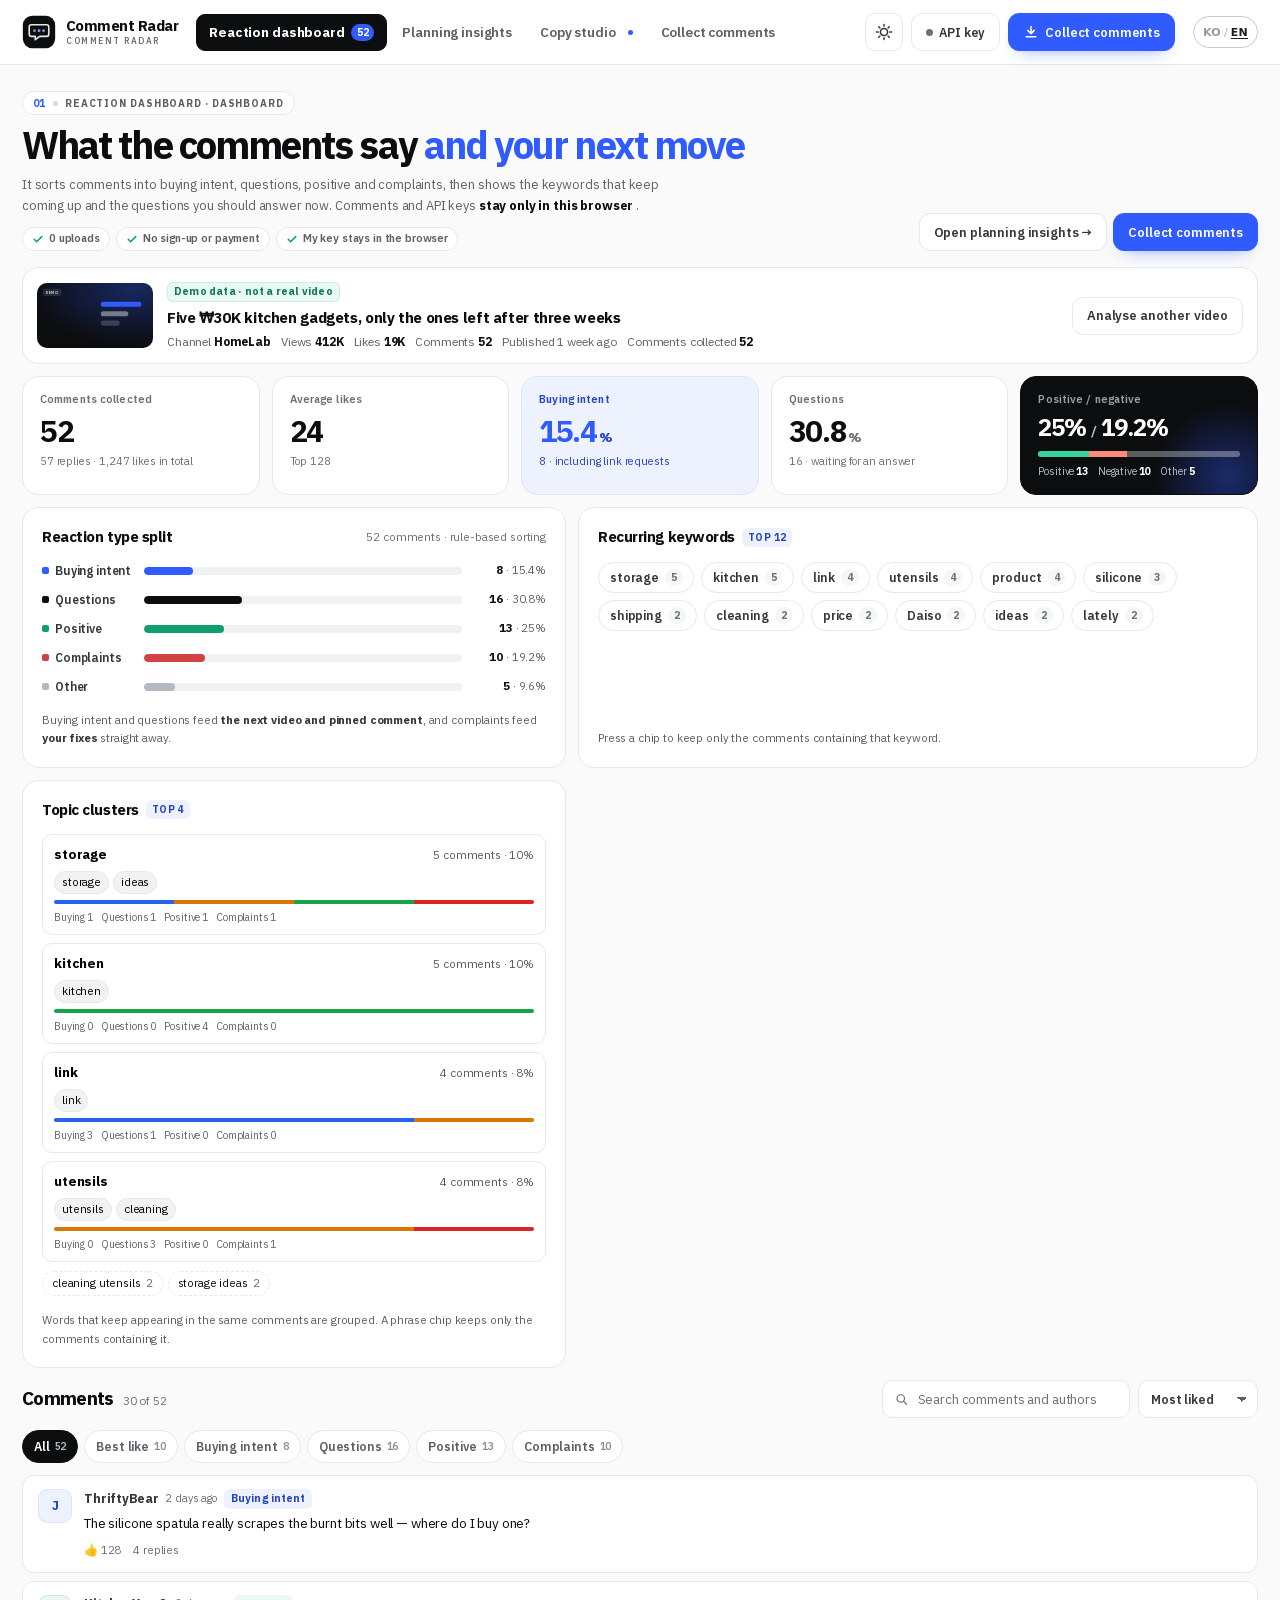
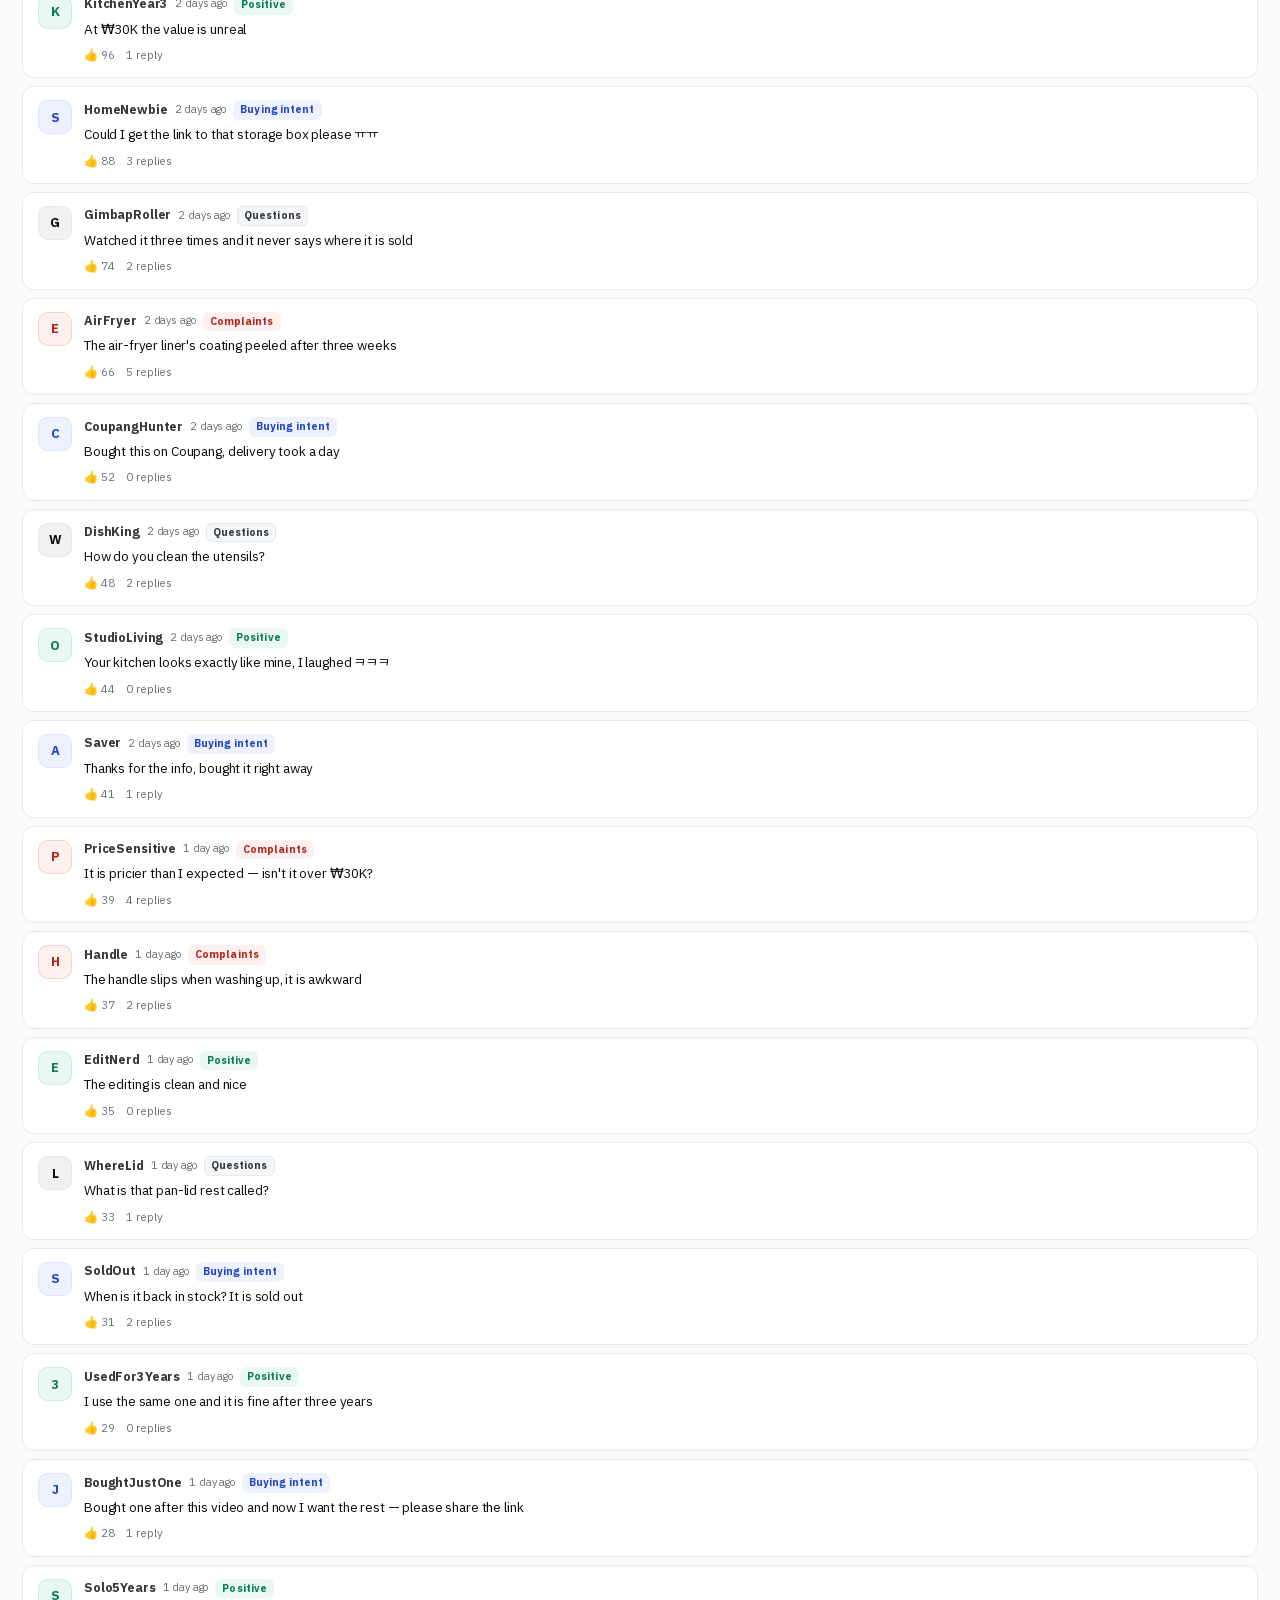
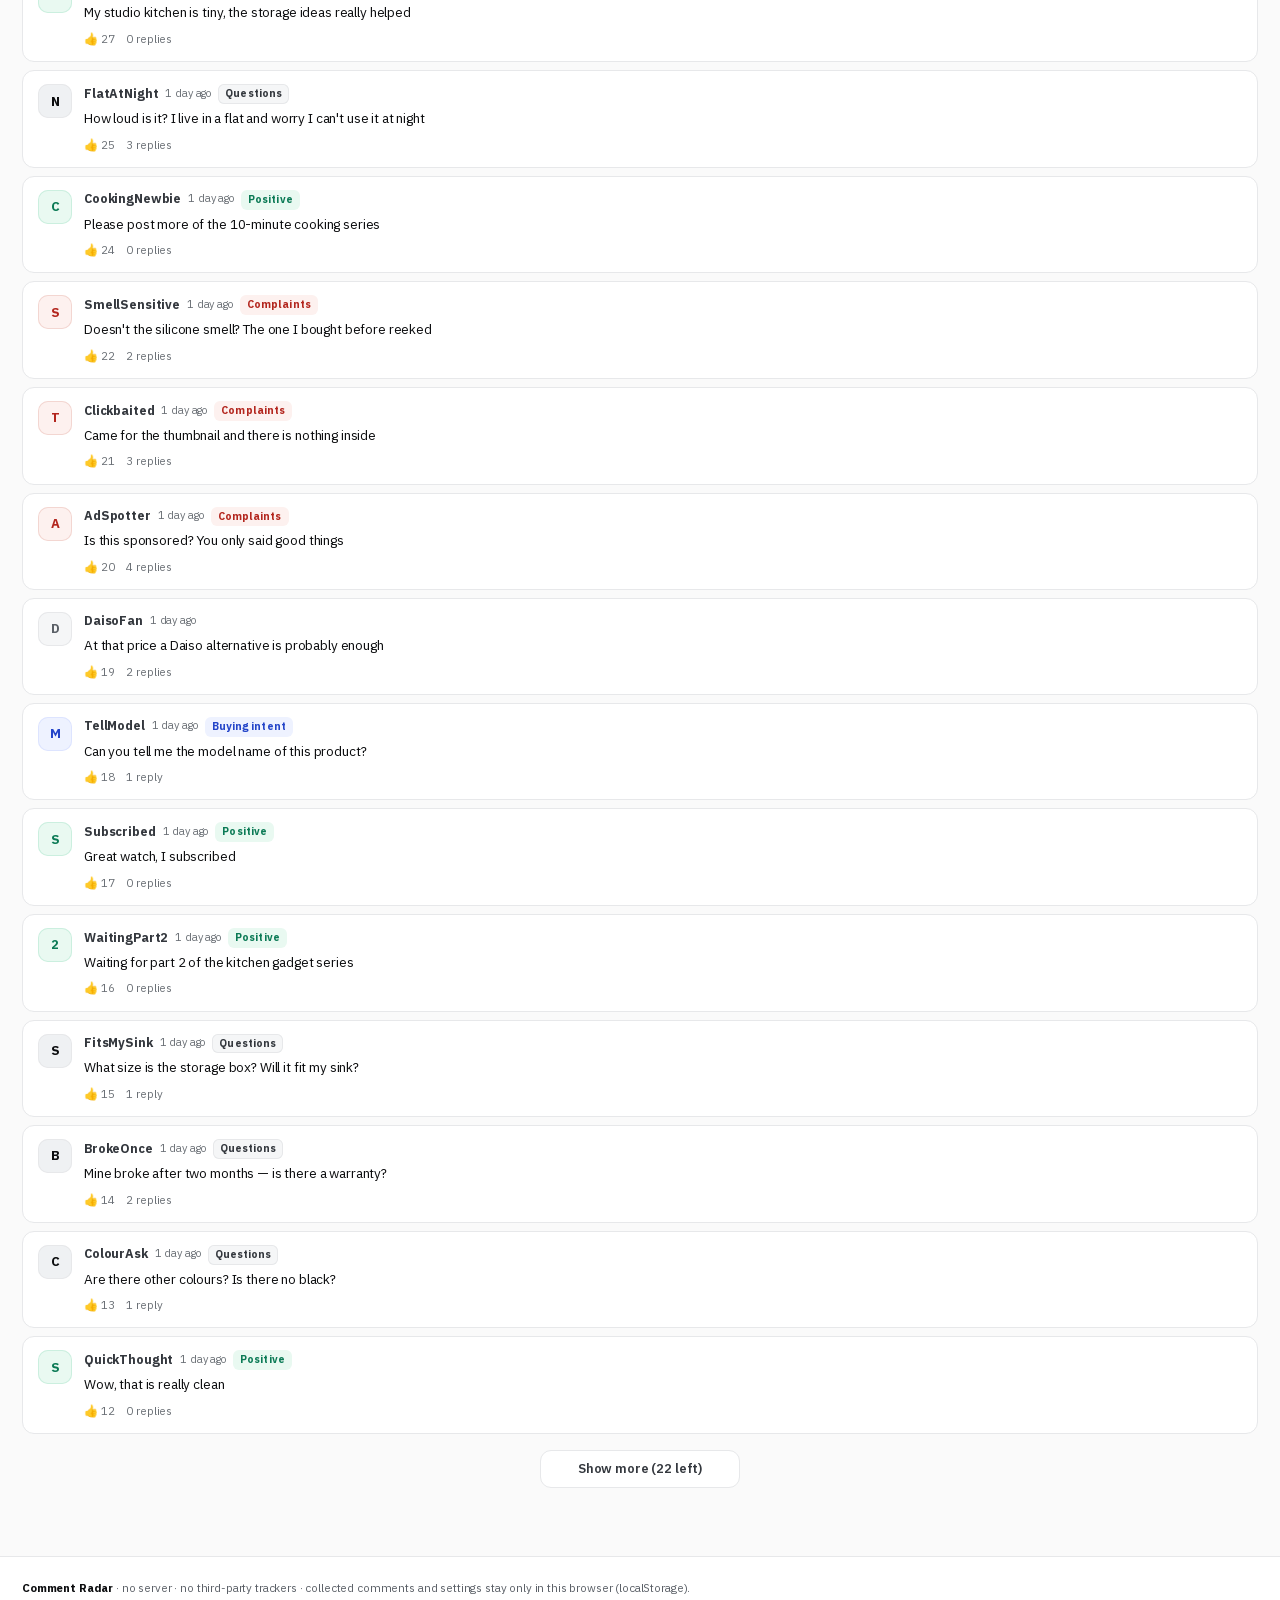
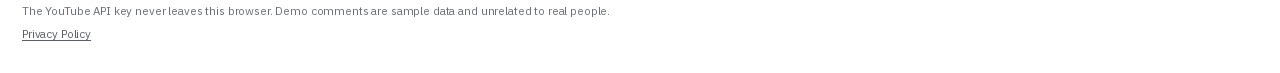
<file: index.html>
<!DOCTYPE html>
<html lang="ko" data-theme="light">
<head>
<meta charset="utf-8" />
<meta name="viewport" content="width=device-width, initial-scale=1, viewport-fit=cover" />
<title>댓글 레이더 — 유튜브 댓글 &amp; 고객반응 1초 분석기</title>
<meta name="description" content="유튜브 영상·쇼츠 댓글을 모아 구매의향·질문·긍정·불만으로 자동 분류하고, 자주 나온 키워드·FAQ·다음 콘텐츠 소재·AI 분석 프롬프트까지 한 화면에서 뽑습니다. 서버 없이 브라우저에만 저장됩니다." />
<meta name="theme-color" content="#FAFAFA" />
<meta name="color-scheme" content="light dark" />
<link rel="icon" href="favicon.svg" type="image/svg+xml" />
<link rel="stylesheet" href="styles.css" />
</head>
<body>
<a class="skip-link" href="#main">본문으로 바로가기</a>

<header class="topbar">
  <div class="topbar-inner">
    <a class="brand" href="#" data-action="go-dashboard" aria-label="댓글 레이더 홈">
      <span class="brand-mark" aria-hidden="true">
        <svg viewBox="0 0 40 40" width="34" height="34">
          <rect x="1" y="1" width="38" height="38" rx="11" fill="#0C0D0F" />
          <path d="M11 11.5h18a2.5 2.5 0 0 1 2.5 2.5v8.6a2.5 2.5 0 0 1-2.5 2.5h-8.1L15.6 29v-3.9h-4.6A2.5 2.5 0 0 1 8.5 22.6v-8.6A2.5 2.5 0 0 1 11 11.5z" fill="none" stroke="#fff" stroke-opacity=".9" stroke-width="1.9" stroke-linejoin="round" />
          <circle cx="14.6" cy="18.6" r="1.7" fill="#fff" fill-opacity=".55" />
          <circle cx="20" cy="18.6" r="1.7" fill="#7D97FF" />
          <circle cx="25.4" cy="18.6" r="1.7" fill="#fff" fill-opacity=".55" />
        </svg>
      </span>
      <span class="brand-text">
        <strong>댓글 레이더</strong>
        <small>COMMENT RADAR</small>
      </span>
    </a>

    <nav class="tabs" role="tablist" aria-label="주요 화면">
      <button class="tab is-active" role="tab" aria-selected="true" data-tab="dashboard" id="tabDashboard">
        반응 대시보드<span class="tab-count" id="tabCommentCount" hidden></span>
      </button>
      <button class="tab" role="tab" aria-selected="false" data-tab="insights" id="tabInsights">기획 인사이트</button>
      <button class="tab" role="tab" aria-selected="false" data-tab="studio" id="tabStudio">카피 스튜디오<span class="tab-dot" aria-hidden="true"></span></button>
      <button class="tab" role="tab" aria-selected="false" data-tab="collect" id="tabCollect">댓글 수집</button>
    </nav>

    <div class="top-actions">
      <span class="live-pill" title="수집한 댓글과 API 키는 이 브라우저에만 저장됩니다"><i aria-hidden="true"></i>서버 전송 0</span>
      <button type="button" class="icon-btn" data-action="toggle-theme" aria-label="다크 모드로 전환" title="라이트/다크">
        <svg class="ico-sun" viewBox="0 0 20 20" width="18" height="18" aria-hidden="true"><circle cx="10" cy="10" r="4" fill="none" stroke="currentColor" stroke-width="1.7"/><path d="M10 1.6v2M10 16.4v2M1.6 10h2M16.4 10h2M4.1 4.1l1.4 1.4M14.5 14.5l1.4 1.4M15.9 4.1l-1.4 1.4M5.5 14.5l-1.4 1.4" stroke="currentColor" stroke-width="1.6" stroke-linecap="round"/></svg>
        <svg class="ico-moon" viewBox="0 0 20 20" width="18" height="18" aria-hidden="true"><path d="M16.5 12.4A7 7 0 0 1 7.6 3.5a7 7 0 1 0 8.9 8.9z" fill="none" stroke="currentColor" stroke-width="1.7" stroke-linejoin="round"/></svg>
      </button>
      <button type="button" class="btn btn-ghost api-btn" data-action="open-settings" id="apiButton">
        <span class="status-dot" id="apiDot" aria-hidden="true"></span>
        <svg class="api-icon" viewBox="0 0 20 20" width="17" height="17" aria-hidden="true"><circle cx="6.8" cy="13.2" r="3.4" fill="none" stroke="currentColor" stroke-width="1.8"/><path d="M9.3 10.7l6.4-6.4M13.2 6.8l2.2 2.2M11.1 8.9l2.2 2.2" fill="none" stroke="currentColor" stroke-width="1.8" stroke-linecap="round"/></svg>
        <span id="apiButtonLabel">API 키</span>
      </button>
      <button type="button" class="btn btn-primary" data-action="go-collect">
        <svg viewBox="0 0 20 20" width="16" height="16" aria-hidden="true"><path d="M10 3v9M6 8l4 4 4-4M4 16h12" stroke="currentColor" stroke-width="1.9" stroke-linecap="round" stroke-linejoin="round" fill="none"/></svg>
        댓글 수집
      </button>
    </div>
  </div>
</header>

<main id="main" tabindex="-1">

  <!-- ═══ 반응 대시보드 ═══════════════════════════════════ -->
  <section class="view" id="view-dashboard" role="tabpanel" aria-label="반응 대시보드">

    <div class="view-head hero">
      <div class="view-title">
        <span class="eyebrow"><b>01</b><i aria-hidden="true"></i>반응 대시보드 · DASHBOARD</span>
        <h1>댓글이 말하는 <em>다음 한 수</em></h1>
        <p class="sub">구매의향·질문·긍정·불만을 4대 유형으로 나누고, 자주 나온 키워드와 지금 답해야 할 질문을 먼저 보여줍니다. 댓글과 API 키는 <b>이 브라우저에만</b> 남습니다.</p>
        <div class="trust-row">
          <span><svg viewBox="0 0 16 16" width="12" height="12" aria-hidden="true"><path d="M3 8.4l3.2 3.2L13 4.8" fill="none" stroke="currentColor" stroke-width="2" stroke-linecap="round" stroke-linejoin="round"/></svg>서버 전송 0건</span>
          <span><svg viewBox="0 0 16 16" width="12" height="12" aria-hidden="true"><path d="M3 8.4l3.2 3.2L13 4.8" fill="none" stroke="currentColor" stroke-width="2" stroke-linecap="round" stroke-linejoin="round"/></svg>가입·결제 없음</span>
          <span><svg viewBox="0 0 16 16" width="12" height="12" aria-hidden="true"><path d="M3 8.4l3.2 3.2L13 4.8" fill="none" stroke="currentColor" stroke-width="2" stroke-linecap="round" stroke-linejoin="round"/></svg>내 키는 브라우저에만</span>
        </div>
      </div>
      <div class="hero-actions">
        <button class="btn btn-ghost" data-action="go-insights">기획 인사이트 열기 →</button>
        <button class="btn btn-primary" data-action="go-collect">댓글 수집</button>
      </div>
    </div>

    <div class="source-bar" id="sourceBar"></div>

    <div class="kpi-grid" id="kpiGrid" aria-live="polite"></div>

    <div class="split">
      <div class="panel type-panel">
        <div class="panel-head">
          <h2>반응 유형 분포</h2>
          <span class="muted" id="typeHint">4대 유형 자동 분류</span>
        </div>
        <div id="typeBars" class="type-bars"></div>
        <p class="panel-note">구매의향·질문은 <b>다음 영상 · 고정 댓글</b>로, 불만은 <b>개선 소재</b>로 바로 이어집니다.</p>
      </div>

      <div class="panel keyword-panel">
        <div class="panel-head">
          <h2>자주 나오는 키워드 <em class="count-badge" id="kwBadge">TOP 15</em></h2>
          <button class="link-btn" data-action="clear-keyword" id="clearKeyword" hidden>키워드 해제 ✕</button>
        </div>
        <div id="keywordChips" class="kw-chips"></div>
        <p class="panel-note">칩을 누르면 그 키워드가 들어간 댓글만 남습니다.</p>
      </div>

      <div class="panel topic-panel">
        <div class="panel-head">
          <h2>주제 묶음 <em class="count-badge" id="clusterBadge">TOP 4</em></h2>
        </div>
        <div id="clusterList" class="cluster-list"></div>
        <div id="phraseChips" class="phrase-chips" aria-label="자주 붙여 쓰는 말"></div>
        <p class="panel-note">같은 댓글에서 함께 나오는 단어를 묶었습니다. 구(句) 칩은 그 말이 든 댓글만 남깁니다.</p>
      </div>
    </div>

    <section class="feed" aria-labelledby="feedTitle">
      <div class="feed-head">
        <div class="feed-title">
          <h2 id="feedTitle">댓글 모음</h2>
          <span class="muted" id="feedCount"></span>
        </div>
        <div class="feed-tools">
          <label class="search" for="feedSearch">
            <svg viewBox="0 0 20 20" width="15" height="15" aria-hidden="true"><circle cx="8.5" cy="8.5" r="5.5" fill="none" stroke="currentColor" stroke-width="1.8"/><path d="M12.8 12.8L17 17" stroke="currentColor" stroke-width="1.8" stroke-linecap="round"/></svg>
            <input id="feedSearch" type="search" placeholder="댓글 · 작성자 검색" autocomplete="off" spellcheck="false" />
            <button type="button" class="search-clear" data-action="clear-search" aria-label="검색어 지우기" hidden>✕</button>
          </label>
          <label class="select-wrap">
            <span class="sr-only">정렬</span>
            <select id="sortSelect">
              <option value="likes">좋아요순</option>
              <option value="recent">최신순</option>
              <option value="replies">답글수순</option>
            </select>
          </label>
        </div>
      </div>

      <div class="feed-filters" id="feedFilters" role="group" aria-label="댓글 필터"></div>

      <div class="cmt-list" id="commentList" aria-live="polite"></div>
      <div class="empty" id="feedEmpty" hidden>
        <p><strong>조건에 맞는 댓글이 없습니다.</strong></p>
        <p class="muted">필터나 검색어를 풀어 보세요.</p>
        <button class="btn btn-ghost" data-action="reset-feed">필터 초기화</button>
      </div>
      <div class="feed-more" id="feedMore"></div>
    </section>
  </section>

  <!-- ═══ 기획 인사이트 ═══════════════════════════════════ -->
  <section class="view" id="view-insights" role="tabpanel" aria-label="기획 인사이트" hidden>
    <div class="view-head">
      <div class="view-title">
        <span class="eyebrow"><b>02</b><i aria-hidden="true"></i>기획 인사이트 · INSIGHTS</span>
        <h1>댓글을 다음 작품으로</h1>
        <p class="sub">댓글을 그대로 옮겨 적은 게 아니라, <b>다음에 만들 것</b>으로 바꿔 놓았습니다. 복사해서 바로 쓰세요.</p>
      </div>
      <div class="view-actions">
        <button class="btn btn-ghost" data-action="copy-pinned">고정 댓글 복사</button>
        <button class="btn btn-ghost" data-action="copy-prompt">AI 프롬프트 복사</button>
        <button class="btn btn-primary" data-action="go-studio">카피 스튜디오에서 채점</button>
      </div>
    </div>

    <div class="insight-grid">
      <section class="panel faq-panel">
        <div class="panel-head">
          <h2>시청자가 가장 궁금해하는 3가지</h2>
          <span class="muted" id="faqSource">질문·구매의향 댓글에서 추출</span>
        </div>
        <div id="faqList" class="faq-list"></div>
      </section>

      <section class="panel pinned-panel">
        <div class="panel-head">
          <h2>고정 댓글 추천 문구</h2>
          <div class="panel-head-actions">
            <span class="psych-badge" id="pinnedScore">—</span>
            <button class="btn btn-sm btn-ghost" data-action="copy-pinned">복사</button>
          </div>
        </div>
        <pre class="pinned-out" id="pinnedOut"></pre>
        <div class="psych-row" id="pinnedPsych"></div>
        <details class="fix-box" id="pinnedFixBox">
          <summary>추상어·번역체 교정안 보기</summary>
          <pre class="fix-out" id="pinnedFix"></pre>
        </details>
        <p class="panel-note">( ) 안은 크리에이터가 채우는 자리입니다. 점수는 광고 카피 기준이라 안내문인 고정 댓글은 낮게 나옵니다 — <b>빈틈 2개</b>를 보고 한 줄씩 보강하세요.</p>
      </section>

      <section class="panel ideas-panel">
        <div class="panel-head">
          <h2>다음 콘텐츠 소재 5개</h2>
          <span class="muted" id="ideaAvg">불만 · 질문 · 구매의향에서</span>
        </div>
        <div id="ideaList" class="idea-list"></div>
      </section>

      <section class="panel prompt-panel">
        <div class="panel-head">
          <h2>AI 심층 분석 프롬프트</h2>
          <button class="btn btn-sm btn-ghost" data-action="copy-prompt">전체 복사</button>
        </div>
        <p class="panel-note">댓글 핵심 50개를 좋아요순으로 정리해 넣었습니다. ChatGPT·Claude에 그대로 붙여 넣으면 됩니다.</p>
        <pre class="prompt-out" id="promptOut"></pre>
      </section>

      <section class="panel export-panel">
        <div class="panel-head"><h2>내보내기</h2></div>
        <p class="panel-note">CSV는 UTF-8 BOM이라 엑셀에서 한글이 깨지지 않습니다. JSON은 다시 불러오거나 다른 도구에 넘길 때 씁니다.</p>
        <div class="export-actions">
          <button class="btn btn-ghost" data-action="export-csv">
            <svg viewBox="0 0 20 20" width="15" height="15" aria-hidden="true"><path d="M10 3v9M6 8l4 4 4-4M4 16h12" stroke="currentColor" stroke-width="1.9" stroke-linecap="round" stroke-linejoin="round" fill="none"/></svg>
            CSV 다운로드
          </button>
          <button class="btn btn-ghost" data-action="export-json">JSON 다운로드</button>
        </div>
        <dl class="export-meta" id="exportMeta"></dl>
      </section>
    </div>
  </section>

  <!-- ═══ 카피 스튜디오 ═══════════════════════════════════ -->
  <section class="view" id="view-studio" role="tabpanel" aria-label="카피 스튜디오" hidden>
    <div class="view-head">
      <div class="view-title">
        <span class="eyebrow"><b>03</b><i aria-hidden="true"></i>카피 스튜디오 · COPY STUDIO</span>
        <h1>한 번에 보내고, 채점까지</h1>
        <p class="sub">댓글에서 뽑은 <b>질문·구매의향·불만</b>을 8대 심리 트리거로 채점하고, 지금 쓰는 <b>ChatGPT·Claude·Gemini 구독</b>으로 한 번에 보내 대본·반박 카드·고정 댓글을 받아옵니다. 추가 API 요금 없이.</p>
      </div>
      <div class="view-actions">
        <button class="btn btn-ghost" data-action="go-insights">고정 댓글 보기</button>
        <button class="btn btn-primary" data-action="studio-copy-prompt">프롬프트 복사</button>
      </div>
    </div>

    <div class="score-strip" id="scoreStrip"></div>

    <div class="studio-grid">
      <section class="panel bundle-panel">
        <div class="panel-head">
          <h2>① 보낼 댓글 묶음</h2>
          <div class="bundle-tools">
            <span class="muted" id="bundleMeta"></span>
            <label class="select-wrap">
              <span class="sr-only">묶음 크기</span>
              <select id="bundleSize">
                <option value="4">간단 · 12개</option>
                <option value="6" selected>표준 · 18개</option>
                <option value="9">넉넉 · 27개</option>
              </select>
            </label>
          </div>
        </div>
        <div class="bundle-cols" id="bundleCols"></div>
        <details class="bundle-kw">
          <summary>키워드 · 질문 뼈대</summary>
          <div class="kw-chips" id="bundleKeywords"></div>
          <ul class="bundle-faq" id="bundleFaq"></ul>
        </details>
        <p class="panel-note">닉네임은 빼고 본문만 보냅니다. 좋아요순 상위만, 거의 같은 문장은 1개만 묶습니다.</p>
      </section>

      <section class="panel bridge-panel">
        <div class="panel-head">
          <h2>② 내 구독 AI로 보내기</h2>
          <span class="muted" id="bridgeModeHint"></span>
        </div>
        <div class="seg mode-seg" id="modeSeg" role="group" aria-label="무엇을 받을지"></div>
        <pre class="prompt-out studio-prompt" id="studioPrompt"></pre>
        <div class="prompt-actions">
          <button class="btn btn-primary btn-sm" data-action="studio-copy-prompt">프롬프트 복사</button>
          <span class="muted" id="studioPromptMeta"></span>
        </div>
        <div class="bridge-btns" id="bridgeBtns"></div>
        <p class="bridge-note" id="bridgeNote"></p>

        <div class="free-ai-box" id="freeAiBox">
          <div class="free-ai-head">
            <b>무료 AI 맛보기</b>
            <span id="freeBadge"></span>
          </div>
          <p class="form-note">키 없이 지금 바로 댓글 총평을 받아 봅니다. 하루 몇 회 무료이고, 다 쓰면 내 무료 Gemini 키나 구독 AI로 이어집니다.</p>
          <div class="prompt-actions">
            <button class="btn btn-primary btn-sm" data-action="free-summary" id="freeSummaryBtn">무료로 총평 받기</button>
            <span class="muted" id="freeStatus"></span>
          </div>
          <div id="freeResult" class="free-result" hidden>
            <div class="free-result-head">
              <b>무료 총평</b>
              <button class="btn btn-ghost btn-sm" type="button" data-action="free-copy">복사</button>
            </div>
            <pre id="freeResultText"></pre>
            <p class="form-note" id="freeResultMeta"></p>
          </div>
          <div id="freeUpgrade" class="free-upgrade-slot"></div>
        </div>

        <details class="gemini-box" id="geminiBox">
          <summary>무료 Gemini API 키로 여기서 바로 받기 (선택)</summary>
          <p class="form-note">키가 없어도 위 세 버튼으로 충분합니다. 키를 넣으면 새 창 없이 이 화면에서 결과를 받습니다. 키는 이 브라우저에만 저장되고, 주소창이 아니라 <b>요청 헤더</b>로 Google에만 전송됩니다.</p>
          <div class="field-row">
            <div class="field">
              <label class="field-label" for="geminiKey">Gemini API 키</label>
              <input id="geminiKey" type="password" placeholder="AIza…" autocomplete="off" spellcheck="false" />
            </div>
            <div class="field">
              <label class="field-label" for="geminiModel">모델</label>
              <input id="geminiModel" type="text" list="geminiModels" placeholder="gemini-3.5-flash-lite" autocomplete="off" spellcheck="false" />
              <datalist id="geminiModels"></datalist>
            </div>
          </div>
          <div class="prompt-actions">
            <button class="btn btn-primary btn-sm" data-action="gemini-generate" id="geminiBtn">Gemini로 받기</button>
            <button class="btn btn-ghost btn-sm" data-action="save-gemini">키 저장</button>
            <span class="muted" id="geminiStatus"></span>
          </div>
          <p class="form-note">무료 키: <code>aistudio.google.com/apikey</code> — 카드 등록 없이 발급. 무료 등급은 한도가 낮아 429가 나면 잠시 뒤 다시 시도하세요.</p>
        </details>
      </section>

      <section class="panel result-panel">
        <div class="panel-head">
          <h2>③ 받은 결과 채점 · 적용</h2>
          <span class="muted" id="resultHint">붙여넣으면 바로 채점합니다</span>
        </div>
        <textarea id="studioResult" rows="7" spellcheck="false"
          placeholder="ChatGPT·Claude·Gemini가 준 답변을 통째로 붙여넣으세요.&#10;고정 댓글 모드에서는 A/B/C안을 자동으로 나눠 채점합니다."></textarea>
        <div class="result-meta" id="resultMeta"></div>
        <p class="panel-note result-note" id="resultNote" hidden>등급은 <b>광고 카피 기준</b>입니다. 고정 댓글은 안내문이라 낮게 나오는 게 정상이니, 점수보다 <b>빈틈 칩</b>을 보고 한 줄씩 보강하세요.</p>
        <div class="result-cards" id="resultCards"></div>
        <div class="prompt-actions">
          <button class="btn btn-ghost btn-sm" data-action="result-clear">비우기</button>
          <span class="muted">적용하면 기획 인사이트의 고정 댓글이 바뀝니다. 토스트에서 바로 되돌릴 수 있어요.</span>
        </div>
      </section>

      <section class="panel fw-panel">
        <div class="panel-head">
          <h2>④ 프레임워크 4종으로 다시 쓰기</h2>
          <span class="muted" id="fwBest"></span>
        </div>
        <div class="fw-inputs">
          <label class="mini-field"><span>문제 (댓글에서)</span>
            <input id="fwProblem" type="text" autocomplete="off" placeholder="가장 큰 불만 한 줄" /></label>
          <label class="mini-field"><span>해결 · 약속</span>
            <input id="fwSolution" type="text" autocomplete="off" placeholder="영상이 실제로 답한 것" /></label>
          <label class="mini-field"><span>근거 (숫자)</span>
            <input id="fwProof" type="text" autocomplete="off" placeholder="댓글 52개 · 질문 16건" /></label>
          <button class="btn btn-ghost btn-sm" data-action="fw-autofill">댓글에서 자동 채우기</button>
        </div>
        <div class="seg fw-seg" id="fwSeg" role="group" aria-label="프레임워크"></div>
        <div class="fw-out" id="fwOut"></div>
        <p class="panel-note">문장 뼈대는 엔진이 만들고, 점수는 완성된 카피를 엔진이 다시 채점한 값입니다. 값이 비면 <b>[확인 필요]</b>로 남기고 지어내지 않습니다. <b>해결·근거</b>는 댓글에서 나오지 않으니, 영상에서 실제로 답한 값으로 고쳐 쓰세요.</p>
      </section>
    </div>
  </section>

  <!-- ═══ 댓글 수집 ═══════════════════════════════════════ -->
  <section class="view" id="view-collect" role="tabpanel" aria-label="댓글 수집" hidden>
    <div class="view-head">
      <div class="view-title">
        <span class="eyebrow"><b>04</b><i aria-hidden="true"></i>댓글 수집 · COLLECT</span>
        <h1>링크 하나로 댓글 수집</h1>
        <p class="sub">유튜브 링크를 넣으면 실제 댓글을 가져옵니다. 키가 없으면 데모 3종이나 붙여넣기로 바로 시작하세요.</p>
      </div>
    </div>

    <div class="collect-tabs" id="collectTabs" role="tablist" aria-label="수집 방법">
      <button class="ctab is-active" role="tab" aria-selected="true" data-mode="live">유튜브 실시간</button>
      <button class="ctab" role="tab" aria-selected="false" data-mode="demo">데모 3종</button>
      <button class="ctab" role="tab" aria-selected="false" data-mode="paste">붙여넣기</button>
    </div>

    <!-- 실시간 -->
    <div class="collect-panel" id="panel-live">
      <div class="collect-card">
        <label class="field">
          <span class="field-label">영상 · 쇼츠 링크 또는 11자리 ID</span>
          <input id="videoInput" type="text" inputmode="url" autocomplete="off" spellcheck="false"
                 placeholder="https://www.youtube.com/watch?v=… / https://youtu.be/… / https://www.youtube.com/shorts/…" />
        </label>
        <div class="field-row">
          <label class="field">
            <span class="field-label">가져올 댓글 수</span>
            <select id="maxSelect">
              <option value="100" selected>100개 (호출 2회)</option>
              <option value="200">200개 (호출 3회)</option>
              <option value="300">300개 (호출 4회)</option>
            </select>
          </label>
          <label class="field">
            <span class="field-label">정렬</span>
            <select id="orderSelect">
              <option value="relevance" selected>관련도순 (유튜브 기본)</option>
              <option value="time">최신순</option>
            </select>
          </label>
        </div>
        <p class="hint" id="keyHint"></p>
        <div class="collect-actions">
          <button class="btn btn-primary" data-action="collect-live" id="collectLiveBtn">댓글 수집</button>
          <button class="btn btn-ghost" data-action="open-settings">API 키 설정</button>
          <span class="collect-status" id="collectStatus" role="status"></span>
        </div>
        <div class="error-box" id="collectError" hidden></div>
      </div>

      <aside class="collect-aside">
        <h3>API 키 발급 (5분)</h3>
        <ol class="steps">
          <li>console.cloud.google.com → 프로젝트 만들기</li>
          <li>API 및 서비스 → 라이브러리 → <b>YouTube Data API v3</b> 사용 설정</li>
          <li>사용자 인증 정보 → <b>API 키</b> 만들기</li>
          <li>이 앱의 <b>API 키</b> 버튼에 붙여넣기 (이 브라우저에만 저장)</li>
        </ol>
        <p class="hint">하루 무료 할당량은 10,000 units입니다. 영상 정보 1회(1 unit) + 댓글 100개당 1회(1 unit)라 300개를 모아도 4 units입니다. 댓글 10,000개를 모아도 하루 안에 충분합니다.</p>
      </aside>
    </div>

    <!-- 데모 -->
    <div class="collect-panel" id="panel-demo" hidden>
      <div class="demo-grid" id="demoGrid"></div>
      <p class="hint">데모 댓글은 실제 시청자 데이터가 아니라, 분류·키워드·FAQ가 어떻게 뽑히는지 보여주려고 만든 예시입니다.</p>
    </div>

    <!-- 붙여넣기 -->
    <div class="collect-panel" id="panel-paste" hidden>
      <div class="collect-card">
        <label class="field">
          <span class="field-label">댓글 붙여넣기 — 한 줄에 댓글 하나, 또는 CSV</span>
          <textarea id="pasteInput" rows="10" spellcheck="false"
            placeholder="영상 좋네요 어디서 사나요?&#10;42 | 가격이 비싼 편인데 재입고 되나요?&#10;&#10;CSV는 첫 줄에 헤더를 넣으세요: 댓글,좋아요,작성자"></textarea>
        </label>
        <div class="paste-row">
          <button class="btn btn-ghost" data-action="fill-sample-paste">샘플 채우기</button>
          <span class="hint" id="pasteDetect"></span>
        </div>
        <div class="collect-actions">
          <button class="btn btn-primary" data-action="collect-paste">분석하기</button>
          <span class="hint">형식 자동 판별: 헤더가 있으면 CSV, 없으면 줄 단위 댓글로 읽습니다. <code>좋아요 | 댓글</code> 형식도 인식합니다.</span>
        </div>
        <div class="error-box" id="pasteError" hidden></div>
      </div>
    </div>
  </section>
</main>

<footer class="footer">
  <div class="footer-inner">
    <p><strong>댓글 레이더</strong> · 서버 없음 · 외부 트래커 0건 · 수집한 댓글과 설정은 이 브라우저(localStorage)에만 남습니다.</p>
    <p class="muted">YouTube API 키는 이 브라우저 밖으로 나가지 않습니다. 데모 댓글은 예시 데이터이며 실제 인물과 무관합니다.</p>
    <p class="muted"><a href="privacy.html">개인정보 처리방침</a></p>
  </div>
</footer>

<div class="modal-root" id="modalRoot" hidden></div>
<div class="toast-root" id="toastRoot" aria-live="polite" aria-atomic="true"></div>

<script src="engines/copy-psych-engine.js"></script>
<script src="engines/radar-copy.js"></script>
<script src="engines/ai-bridge.js"></script>
<script src="engines/free-ai.js"></script>
<script src="core.js"></script>
<script src="data.js"></script>
<script src="app.js"></script>
<script src="i18n.js"></script>
</body>
</html>
</file>
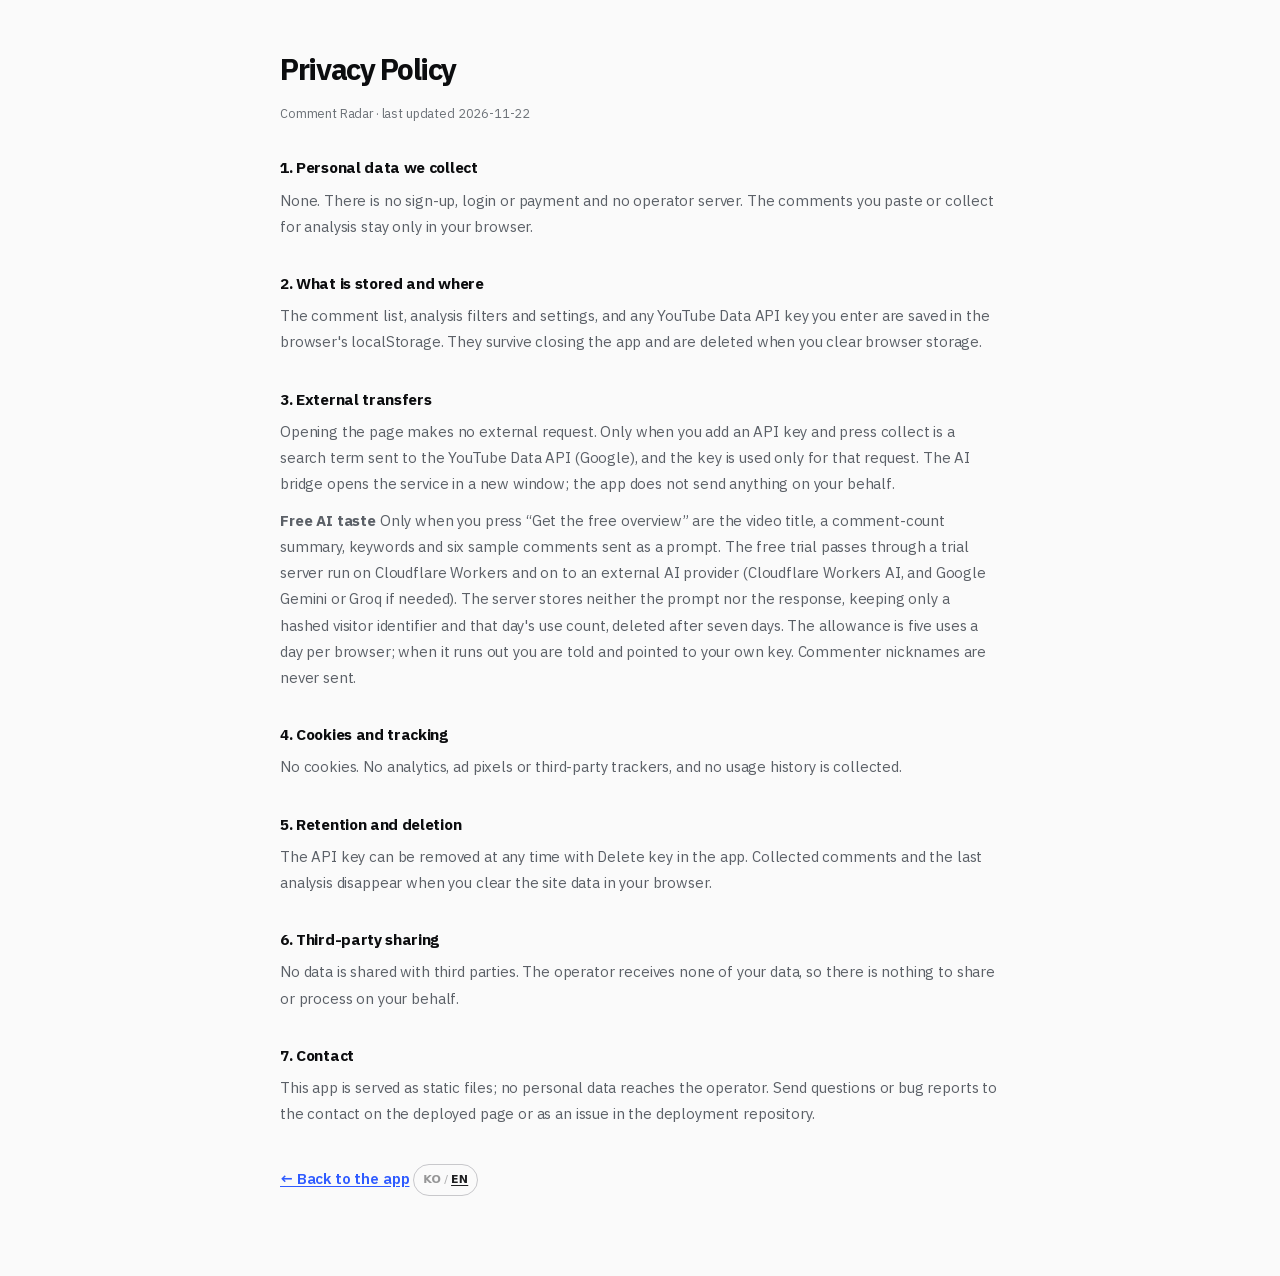
<file: privacy.html>
<!DOCTYPE html>
<html lang="ko">
<head>
<meta charset="utf-8" />
<meta name="viewport" content="width=device-width, initial-scale=1" />
<link rel="icon" href="favicon.svg" />
<title>개인정보 처리 방침 — 댓글 레이더</title>
<meta name="description" content="댓글 레이더는 서버 없이 브라우저에서만 동작하는 정적 앱으로, 수집하는 개인정보가 없습니다." />
<meta name="theme-color" content="#FAFAFA" />
<style>
  @font-face { font-family: 'PlexKR'; src: url('assets/fonts/plexkr-Regular.woff2') format('woff2'); font-weight: 400; font-display: swap; }
  @font-face { font-family: 'PlexKR'; src: url('assets/fonts/plexkr-SemiBold.woff2') format('woff2'); font-weight: 500 600; font-display: swap; }
  @font-face { font-family: 'PlexKR'; src: url('assets/fonts/plexkr-Bold.woff2') format('woff2'); font-weight: 700 900; font-display: swap; }
  :root {
    color-scheme: light dark;
    --bg: #FAFAFA; --surface: #FFFFFF; --line: #E7E8EA;
    --ink: #0C0D0F; --sub: #5B6067; --muted: #6B7076; --accent: #2F5BFF;
  }
  @media (prefers-color-scheme: dark) {
    :root { --bg: #0A0B0D; --surface: #121317; --line: #26282E; --ink: #F4F5F7; --sub: #C9CDD4; --muted: #A2A8B2; --accent: #7D97FF; }
  }
  body {
    max-width: 720px; margin: 0 auto; padding: 44px 20px 80px;
    font: 15px/1.75 'PlexKR', -apple-system, BlinkMacSystemFont, 'Apple SD Gothic Neo', 'Malgun Gothic', sans-serif;
    letter-spacing: -.01em; color: var(--ink); background: var(--bg);
    -webkit-font-smoothing: antialiased;
  }
  h1 { font-size: 30px; font-weight: 800; letter-spacing: -.045em; margin: 0 0 6px; }
  h2 { font-size: 15.5px; font-weight: 700; letter-spacing: -.02em; margin: 30px 0 6px; }
  p { margin: 0 0 10px; color: var(--sub); }
  .muted { color: var(--muted); font-size: 12.5px; }
  a { color: var(--accent); text-decoration: underline; text-underline-offset: 2px; }
  ul { padding-left: 20px; color: var(--sub); }
  .back { display: inline-block; margin-top: 28px; font-weight: 600; }
</style>
</head>
<body>
<h1>개인정보 처리 방침</h1>
<p class="muted">댓글 레이더 · 최종 갱신 2026-11-22</p>

<h2>1. 수집하는 개인정보</h2>
<p>없습니다. 회원가입·로그인·결제가 없고 운영자 서버가 없습니다. 분석하려고 붙여넣거나 수집한 댓글은 이용자의 브라우저에만 있습니다.</p>

<h2>2. 저장 위치와 항목</h2>
<p>댓글 목록, 분석 필터·설정, 직접 넣은 YouTube Data API 키가 브라우저 localStorage에 저장됩니다. 앱을 닫아도 남으며, 브라우저 저장소를 지우면 함께 삭제됩니다.</p>

<h2>3. 외부 전송</h2>
<p>페이지를 열기만 하면 외부 요청이 없습니다. 이용자가 API 키를 넣고 수집 버튼을 눌렀을 때만 YouTube Data API(Google)로 검색어가 전송되고, 키는 그 요청에만 쓰입니다. AI 브리지는 새 창으로 해당 서비스를 여는 방식이며 앱이 내용을 대신 보내지 않습니다.</p>

<p><strong>무료 AI 맛보기.</strong> '무료로 총평 받기'를 누를 때만 영상 제목·댓글 수 요약·키워드·댓글 표본 6개가 프롬프트로 전송됩니다. 무료 체험은 Cloudflare Workers로 운영하는 무료 체험 서버를 거쳐 외부 AI 제공자(Cloudflare Workers AI, 필요하면 Google Gemini·Groq)로 전송됩니다. 서버는 프롬프트와 응답 본문을 저장하지 않고, 방문자 구분용 해시값과 그날의 사용 횟수만 남깁니다(7일 뒤 삭제). 하루 무료 횟수는 브라우저당 5회이며, 다 쓰면 안내와 함께 내 키 연결로 넘깁니다. 댓글 작성자 닉네임은 보내지 않습니다.</p>

<h2>4. 쿠키·추적</h2>
<p>쿠키를 쓰지 않습니다. 분석 도구·광고 픽셀·외부 트래커를 넣지 않으며, 이용 기록을 수집하지 않습니다.</p>

<h2>5. 보관과 삭제</h2>
<p>API 키는 앱 안의 '키 삭제'로 언제든 지울 수 있습니다. 수집한 댓글과 마지막 분석 기록은 브라우저 사이트 데이터를 삭제하면 함께 사라집니다.</p>

<h2>6. 제3자 제공</h2>
<p>제3자에게 제공하는 데이터가 없습니다. 운영자는 이용자의 데이터를 받지 않으므로 별도 제공·위탁이 없습니다.</p>

<h2>7. 문의</h2>
<p>이 앱은 정적 파일로 배포되며 운영자에게 개인정보가 전달되지 않습니다. 문의·오류 제보는 배포 페이지에 안내된 연락처나 배포 저장소의 이슈로 남겨 주세요.</p>

<a class="back" href="./">← 앱으로 돌아가기</a>
<script src="i18n.js"></script>
</body>
</html>
</file>
<file: styles.css>
/* ============================================================
   댓글 레이더 · styles.css
   A안 — Crisp Bento SaaS (화이트 벤토)
   순백 surface · 옅은 회색 바탕 · 1px 라인 · 16px 라운드
   잉크 텍스트 · 코발트 단일 액센트 · 800 헤드라인

   바뀐 것: 색·라운드·타이포·간격·컴포넌트 표면 전체.
   그대로 둔 것: 클래스 이름과 DOM 구조(엔진·테스트가 붙는 지점), 라이트/다크 전환.
   ============================================================ */

@font-face {
  font-family: 'PlexKR';
  src: url('assets/fonts/plexkr-Regular.woff2') format('woff2');
  font-weight: 400; font-style: normal; font-display: swap;
}
@font-face {
  font-family: 'PlexKR';
  src: url('assets/fonts/plexkr-SemiBold.woff2') format('woff2');
  font-weight: 500 600; font-style: normal; font-display: swap;
}
@font-face {
  font-family: 'PlexKR';
  src: url('assets/fonts/plexkr-Bold.woff2') format('woff2');
  font-weight: 700 900; font-style: normal; font-display: swap;
}

/* ── A안 토큰 (라이트) ───────────────────────────────── */
:root {
  --font: 'PlexKR', -apple-system, BlinkMacSystemFont, 'Segoe UI', 'Apple SD Gothic Neo', 'Malgun Gothic', sans-serif;
  --mono: ui-monospace, SFMono-Regular, Menlo, Consolas, monospace;

  --bg: #FAFAFA;            /* 바탕 — 순백이 아니라 한 단계 가라앉은 회색 */
  --surface: #FFFFFF;       /* 카드 */
  --surface-2: #F5F6F7;     /* 카드 안의 한 단계 */
  --surface-3: #EFF1F3;     /* 트랙·비활성 */
  --line: #E7E8EA;          /* 1px 보더 */
  --line-strong: #D7D9DD;
  --line-soft: #EFF0F2;

  --ink: #0C0D0F;           /* 본문·헤드라인 */
  --ink-2: #33373D;
  --ink-3: #5B6067;         /* 보조 — 6.3:1 on #FAFAFA */
  --ink-4: #6B7076;         /* 흐린 라벨 — 4.8:1 on #FAFAFA */

  --accent: #2F5BFF;        /* 단 하나의 액센트 — 코발트 */
  --accent-hover: #2148E6;
  --accent-soft: #EEF2FF;
  --accent-line: #DDE4FF;
  --accent-text: #2445C9;   /* accent-soft 위 글자 */

  /* 상태색은 액센트와 역할을 나눈다 (성공·주의·위험만) */
  --ok: #0B7A55;
  --ok-dot: #0E9F6E;
  --ok-soft: #E9F9F1;
  --ok-line: #CBEFDF;
  --warn: #8A5A0B;
  --warn-dot: #B45309;
  --warn-soft: #FFF8E9;
  --warn-line: #F2E2BD;
  --danger: #B3261E;
  --danger-dot: #D14343;
  --danger-soft: #FDF1EF;
  --danger-line: #F3D6D1;

  /* 4대 반응 유형 = 데이터 색 (장식이 아니라 의미) */
  --tone-purchase: #2F5BFF;
  --tone-question: #0C0D0F;
  --tone-positive: #0E9F6E;
  --tone-negative: #D14343;
  --tone-other: #B4B9C0;

  /* 잉크 타일 (한 화면에 하나) */
  --card-ink: #0C0D0F;
  --card-ink-text: #FFFFFF;
  --card-ink-sub: #B9BEC6;
  --card-ink-label: #9AA0A6;
  --card-ink-line: rgba(255, 255, 255, .12);
  --card-ink-track: rgba(255, 255, 255, .14);

  --topbar-bg: rgba(255, 255, 255, .86);
  --shadow-hover: 0 12px 28px -20px rgba(12, 13, 15, .35);
  --shadow-modal: 0 30px 80px -30px rgba(12, 13, 15, .45);
  --ring: 0 0 0 3px rgba(47, 91, 255, .16);

  --r-sm: 10px;
  --r-md: 12px;
  --r-lg: 16px;
  --r-xl: 20px;
  --maxw: 1440px;
  --topbar-h: 64px;
}

/* ── 다크: 같은 체계의 밤 버전 (별도 테마가 아니라 같은 토큰의 반전) ── */
[data-theme="dark"] {
  --bg: #0A0B0D;
  --surface: #121317;
  --surface-2: #181A1F;
  --surface-3: #20232A;
  --line: #26282E;
  --line-strong: #32353C;
  --line-soft: #1D2025;

  --ink: #F4F5F7;
  --ink-2: #C9CDD4;
  --ink-3: #A2A8B2;
  --ink-4: #8C929C;

  --accent: #7D97FF;
  --accent-hover: #93A9FF;
  --accent-soft: rgba(47, 91, 255, .18);
  --accent-line: rgba(47, 91, 255, .34);
  --accent-text: #B9C6FF;

  --ok: #4ADEA6;
  --ok-dot: #34D399;
  --ok-soft: rgba(14, 159, 110, .16);
  --ok-line: rgba(14, 159, 110, .32);
  --warn: #F5B759;
  --warn-dot: #FBBF24;
  --warn-soft: rgba(180, 83, 9, .2);
  --warn-line: rgba(180, 83, 9, .38);
  --danger: #FF9489;
  --danger-dot: #FB7185;
  --danger-soft: rgba(192, 40, 28, .2);
  --danger-line: rgba(192, 40, 28, .38);

  --tone-purchase: #7D97FF;
  --tone-question: #E6E8EC;
  --tone-positive: #34D399;
  --tone-negative: #FF8A7A;
  --tone-other: #4A4F57;

  --card-ink: #171A1F;
  --card-ink-text: #F7F8FA;
  --card-ink-sub: #A9AFB9;
  --card-ink-label: #8F959F;
  --card-ink-line: rgba(255, 255, 255, .10);
  --card-ink-track: rgba(255, 255, 255, .12);

  --topbar-bg: rgba(10, 11, 13, .82);
  --shadow-hover: 0 12px 28px -20px rgba(0, 0, 0, .8);
  --shadow-modal: 0 40px 100px -40px #000;
  --ring: 0 0 0 3px rgba(125, 151, 255, .22);
}

* { box-sizing: border-box; }
[hidden] { display: none !important; }
html { -webkit-text-size-adjust: 100%; }
body {
  margin: 0;
  min-height: 100vh;
  display: flex;
  flex-direction: column;
  font-family: var(--font);
  background: var(--bg);
  color: var(--ink);
  font-size: 14px;
  line-height: 1.5;
  letter-spacing: -.01em;
  word-break: keep-all;
  overflow-wrap: break-word;
  -webkit-font-smoothing: antialiased;
  text-rendering: optimizeLegibility;
}
h1, h2, h3, h4 { margin: 0; font-weight: 700; letter-spacing: -.02em; }
p { margin: 0; }
a { color: inherit; text-decoration: none; }
button, input, textarea, select { font-family: inherit; letter-spacing: inherit; }
::selection { background: rgba(47, 91, 255, .18); }

.sr-only {
  position: absolute; width: 1px; height: 1px; padding: 0; margin: -1px;
  overflow: hidden; clip: rect(0 0 0 0); white-space: nowrap; border: 0;
}
.skip-link {
  position: fixed; left: 12px; top: -60px; z-index: 200;
  background: var(--ink); color: var(--surface); padding: 10px 14px; border-radius: 10px;
  transition: top .15s ease;
}
.skip-link:focus { top: 12px; }
:focus-visible { outline: 2px solid var(--accent); outline-offset: 2px; border-radius: 6px; }
.muted { color: var(--ink-4); }
code {
  font-family: var(--mono); font-size: .92em;
  background: var(--surface-2); padding: 1px 5px; border-radius: 5px;
  box-shadow: inset 0 0 0 1px var(--line);
}

/* ── 상단 바 ─────────────────────────────────────────── */
.topbar {
  position: sticky; top: 0; z-index: 40;
  background: var(--topbar-bg);
  backdrop-filter: blur(14px) saturate(1.2);
  -webkit-backdrop-filter: blur(14px) saturate(1.2);
  border-bottom: 1px solid var(--line);
}
.topbar-inner {
  max-width: var(--maxw); margin: 0 auto; padding: 0 22px;
  display: flex; align-items: center; gap: 18px; min-height: var(--topbar-h);
}
.brand { display: flex; align-items: center; gap: 10px; flex: none; }
.brand-mark { display: flex; }
[data-theme="dark"] .brand-mark svg > rect { stroke: rgba(255, 255, 255, .3); stroke-width: 1.4; }
.brand-text { display: flex; flex-direction: column; line-height: 1.1; }
.brand-text strong { font-size: 15px; font-weight: 800; letter-spacing: -.035em; }
.brand-text small { font-size: 8.5px; letter-spacing: .18em; color: var(--ink-4); font-weight: 600; margin-top: 3px; }

.tabs {
  display: flex; gap: 2px; flex: 1 1 auto; min-width: 0;
  overflow-x: auto; scrollbar-width: none;
}
.tabs::-webkit-scrollbar { display: none; }
.tab {
  position: relative; border: 1px solid transparent; background: transparent; color: var(--ink-3);
  font-size: 13.5px; font-weight: 600; padding: 7px 12px; border-radius: 9px;
  cursor: pointer; white-space: nowrap; display: inline-flex; align-items: center; gap: 6px;
  transition: color .15s, background .15s, border-color .15s;
}
.tab:hover { color: var(--ink); background: var(--surface-2); }
.tab.is-active { color: #fff; background: var(--ink); border-color: var(--ink); font-weight: 700; }
[data-theme="dark"] .tab.is-active { color: #0A0B0D; background: #F4F5F7; border-color: #F4F5F7; }
.tab-count {
  background: var(--accent); color: #fff; border-radius: 999px;
  font-size: 10px; font-weight: 800; padding: 1px 6px; min-width: 18px; text-align: center;
  font-variant-numeric: tabular-nums;
}
[data-theme="dark"] .tab-count { color: #0A0B0D; }
.tab-dot { width: 6px; height: 6px; border-radius: 50%; background: var(--accent); }

.top-actions { display: flex; align-items: center; gap: 8px; flex: none; }
.live-pill {
  display: inline-flex; align-items: center; gap: 6px; height: 32px; padding: 0 11px;
  border: 1px solid var(--line); border-radius: 999px; background: var(--surface);
  font-size: 11.5px; font-weight: 600; color: var(--ink-3); white-space: nowrap;
}
.live-pill i {
  width: 6px; height: 6px; border-radius: 50%; background: var(--ok-dot);
  box-shadow: 0 0 0 3px color-mix(in srgb, var(--ok-dot) 18%, transparent); flex: none;
}
.icon-btn {
  width: 38px; height: 38px; display: grid; place-items: center; flex: none;
  border: 1px solid var(--line); border-radius: 10px; background: var(--surface);
  color: var(--ink-2); cursor: pointer; transition: background .15s, color .15s, border-color .15s;
}
.icon-btn:hover { background: var(--surface-2); color: var(--ink); border-color: var(--line-strong); }
[data-theme="light"] .ico-moon { display: none; }
[data-theme="dark"] .ico-sun { display: none; }

.btn {
  display: inline-flex; align-items: center; gap: 6px; justify-content: center;
  border: 1px solid var(--line); background: var(--surface); color: var(--ink);
  height: 38px; padding: 0 14px; border-radius: 11px; font-size: 13px; font-weight: 600;
  cursor: pointer; white-space: nowrap;
  transition: transform .12s, background .15s, border-color .15s, color .15s;
}
.btn:hover { background: var(--surface-2); border-color: var(--line-strong); }
.btn:active { transform: translateY(1px); }
.btn:disabled { opacity: .55; cursor: progress; }
.btn-primary {
  background: var(--accent); border-color: var(--accent); color: #fff;
  box-shadow: 0 8px 18px -12px rgba(47, 91, 255, .8);
}
.btn-primary:hover { background: var(--accent-hover); border-color: var(--accent-hover); }
[data-theme="dark"] .btn-primary { color: #0A0B0D; font-weight: 700; }
[data-theme="dark"] .btn-primary:hover { background: #93A9FF; border-color: #93A9FF; }
.btn-ghost { background: var(--surface); border-color: var(--line); color: var(--ink-2); }
.btn-ghost:hover { background: var(--surface-2); color: var(--ink); }
.btn-sm { height: 32px; padding: 0 11px; font-size: 12.5px; border-radius: 9px; }
.api-btn { font-size: 12.5px; }
.api-icon { display: none; flex: none; }
.api-btn.is-on .api-icon { color: var(--ok); }
.status-dot { width: 7px; height: 7px; border-radius: 50%; background: var(--ink-4); flex: none; }
.status-dot.on { background: var(--ok-dot); box-shadow: 0 0 0 3px color-mix(in srgb, var(--ok-dot) 20%, transparent); }
.link-btn {
  border: 0; background: none; color: var(--accent); font-family: inherit;
  font-size: 11.5px; font-weight: 700; cursor: pointer; padding: 0;
}
.link-btn:hover { text-decoration: underline; text-underline-offset: 2px; }

/* ── 레이아웃 · 화면 머리 ─────────────────────────────── */
main { flex: 1 1 auto; width: 100%; max-width: var(--maxw); margin: 0 auto; padding: 26px 22px 64px; }
.view { animation: fade .22s ease; }
@keyframes fade { from { opacity: 0; transform: translateY(4px); } to { opacity: 1; transform: none; } }
.view-head {
  display: flex; align-items: flex-end; justify-content: space-between; gap: 18px;
  margin-bottom: 16px; flex-wrap: wrap;
}
.eyebrow {
  display: inline-flex; align-items: center; gap: 7px; height: 24px; padding: 0 10px;
  border: 1px solid var(--line); border-radius: 999px; background: var(--surface);
  font-size: 10px; font-weight: 700; letter-spacing: .09em; text-transform: uppercase;
  color: var(--ink-3); margin-bottom: 10px;
}
.eyebrow b { color: var(--accent); font-weight: 800; font-variant-numeric: tabular-nums; letter-spacing: .04em; }
.eyebrow i { font-style: normal; width: 5px; height: 5px; border-radius: 50%; background: var(--line-strong); }
.view-title h1 {
  font-size: clamp(26px, 2.3vw, 34px); font-weight: 800;
  letter-spacing: -.045em; line-height: 1.12;
}
.view-head.hero .view-title h1 { font-size: clamp(30px, 3vw, 46px); letter-spacing: -.05em; }
.view-head.hero .view-title h1 em { font-style: normal; color: var(--accent); }
.view-title .sub { color: var(--ink-3); font-size: 12.8px; margin-top: 7px; max-width: 720px; line-height: 1.62; text-wrap: balance; }
.view-title .sub b { color: var(--ink); font-weight: 700; }
.view-actions, .hero-actions { display: flex; gap: 6px; flex-wrap: wrap; align-items: center; }
.trust-row { display: flex; gap: 6px; flex-wrap: wrap; margin-top: 11px; }
.trust-row span {
  display: inline-flex; align-items: center; gap: 5px; height: 24px; padding: 0 9px;
  border: 1px solid var(--line); border-radius: 999px; background: var(--surface);
  font-size: 11px; font-weight: 600; color: var(--ink-3);
}
.trust-row svg { color: var(--ok-dot); flex: none; }

/* 공통 타일 */
.panel {
  background: var(--surface); border: 1px solid var(--line); border-radius: var(--r-lg);
  padding: 18px 19px; min-width: 0;
}
.panel-head {
  display: flex; align-items: center; justify-content: space-between; gap: 10px;
  margin-bottom: 13px; flex-wrap: wrap;
}
.panel-head h2 { font-size: 15px; font-weight: 700; letter-spacing: -.03em; display: flex; align-items: center; gap: 7px; }
.panel-head .muted { font-size: 11.5px; }
.panel-note { margin-top: 11px; font-size: 11.5px; color: var(--ink-3); line-height: 1.6; }
.panel-note b { color: var(--ink-2); font-weight: 700; }
.count-badge {
  font-style: normal; font-size: 10px; font-weight: 800; letter-spacing: .04em;
  color: var(--accent-text); background: var(--accent-soft); border-radius: 6px; padding: 2px 6px;
}
[data-theme="dark"] .count-badge { color: var(--accent-text); }

/* ── 출처 바 (영상 타일) ─────────────────────────────── */
.source-bar {
  display: flex; align-items: center; gap: 14px; flex-wrap: wrap;
  background: var(--surface); border: 1px solid var(--line); border-radius: var(--r-lg);
  padding: 12px 14px; margin-bottom: 12px;
}
.source-cover {
  width: 116px; height: 65px; border-radius: 10px; overflow: hidden; flex: none;
  background: var(--surface-3); position: relative; box-shadow: inset 0 0 0 1px var(--line);
}
.source-cover svg, .source-cover img { width: 100%; height: 100%; display: block; object-fit: cover; }
.source-meta { flex: 1 1 260px; min-width: 0; }
.source-badge {
  display: inline-flex; align-items: center; gap: 5px; font-size: 10.5px; font-weight: 700;
  letter-spacing: .02em; padding: 2px 7px; border-radius: 6px; margin-bottom: 6px;
  color: var(--accent-text); background: var(--accent-soft); box-shadow: inset 0 0 0 1px var(--accent-line);
}
.source-badge.demo { color: var(--ok); background: var(--ok-soft); box-shadow: inset 0 0 0 1px var(--ok-line); }
.source-badge.paste { color: var(--warn); background: var(--warn-soft); box-shadow: inset 0 0 0 1px var(--warn-line); }
.source-title {
  font-size: 15px; font-weight: 700; letter-spacing: -.025em; margin-bottom: 4px; line-height: 1.4;
  overflow: hidden; display: -webkit-box; -webkit-line-clamp: 2; -webkit-box-orient: vertical;
  overflow-wrap: anywhere;
}
.source-sub { font-size: 12px; color: var(--ink-3); display: flex; gap: 4px 10px; flex-wrap: wrap; }
.source-sub b { color: var(--ink); font-weight: 700; font-variant-numeric: tabular-nums; }
.source-actions { display: flex; gap: 7px; flex-wrap: wrap; }

/* ── KPI (지표 스트립) ───────────────────────────────── */
.kpi-grid {
  display: grid; grid-template-columns: repeat(5, minmax(0, 1fr));
  gap: 12px; margin-bottom: 12px;
}
.kpi {
  background: var(--surface); border: 1px solid var(--line); border-radius: var(--r-lg);
  padding: 15px 17px; min-width: 0;
  transition: border-color .15s, box-shadow .15s;
}
.kpi:hover { border-color: var(--line-strong); box-shadow: var(--shadow-hover); }
.kpi-label {
  font-size: 11px; font-weight: 600; color: var(--ink-4);
  display: flex; align-items: center; gap: 5px; margin-bottom: 7px;
  letter-spacing: .01em;
}
.kpi-value {
  font-size: 30px; font-weight: 800; letter-spacing: -.045em; line-height: 1.08;
  font-variant-numeric: tabular-nums;
}
.kpi-value small { font-size: 13px; font-weight: 700; color: var(--ink-4); margin-left: 2px; letter-spacing: -.01em; }
.kpi-sub { font-size: 11px; color: var(--ink-4); margin-top: 6px; font-variant-numeric: tabular-nums; }

/* 구매의향 = 이 화면의 액센트 타일 */
.kpi.purchase { background: var(--accent-soft); border-color: var(--accent-line); }
.kpi.purchase .kpi-label { color: var(--accent-text); }
.kpi.purchase .kpi-value { color: var(--accent); }
.kpi.purchase .kpi-value small { color: var(--accent-text); }
.kpi.purchase .kpi-sub { color: var(--accent-text); }
.kpi.question .kpi-value { color: var(--ink); }

/* 긍정/부정 = 잉크 타일 (한 화면에 하나) */
.kpi.sentiment {
  position: relative; overflow: hidden;
  background: var(--card-ink); border-color: var(--card-ink); color: var(--card-ink-text);
}
.kpi.sentiment::after {
  content: ''; position: absolute; right: -46px; bottom: -58px; width: 150px; height: 150px;
  border-radius: 50%; background: radial-gradient(circle, rgba(47, 91, 255, .38), rgba(47, 91, 255, 0) 70%);
  pointer-events: none;
}
.kpi.sentiment .kpi-label { color: var(--card-ink-label); }
.kpi.sentiment .kpi-value { font-size: 24px; color: var(--card-ink-text); }
.kpi.sentiment .kpi-value .muted { color: var(--card-ink-sub) !important; }
.kpi.sentiment:hover { border-color: var(--card-ink); box-shadow: var(--shadow-hover); }
.sent-bar {
  display: flex; height: 6px; border-radius: 99px; overflow: hidden;
  background: var(--card-ink-track); margin-top: 9px; position: relative; z-index: 1;
}
.sent-bar i { display: block; height: 100%; }
.sent-bar .pos { background: #34D399; }
.sent-bar .neg { background: #FF8A7A; }
.sent-bar .neu { background: rgba(255, 255, 255, .22); }
.sent-legend {
  display: flex; gap: 10px; font-size: 10.5px; color: var(--card-ink-sub);
  margin-top: 7px; flex-wrap: wrap; position: relative; z-index: 1;
}
.sent-legend b { font-weight: 700; color: var(--card-ink-text); font-variant-numeric: tabular-nums; }

/* ── 두 칸 패널 ──────────────────────────────────────── */
.split { display: grid; grid-template-columns: minmax(0, 1fr) minmax(0, 1.25fr); gap: 12px; margin-bottom: 12px; }
.split > .panel { display: flex; flex-direction: column; }
.split > .panel > .panel-note { margin-top: auto; padding-top: 16px; }
.type-bars { display: flex; flex-direction: column; gap: 11px; }
.type-row { display: grid; grid-template-columns: 92px 1fr 74px; align-items: center; gap: 10px; }
.type-name { font-size: 12px; font-weight: 600; color: var(--ink-2); white-space: nowrap; }
.type-name i { display: inline-block; width: 7px; height: 7px; border-radius: 2px; margin-right: 6px; vertical-align: 1px; }
.type-track { height: 8px; background: var(--surface-3); border-radius: 99px; overflow: hidden; }
.type-fill { height: 100%; border-radius: 99px; transition: width .4s ease; }
.type-val {
  font-size: 11.5px; color: var(--ink-3); text-align: right;
  font-variant-numeric: tabular-nums; white-space: nowrap;
}
.type-val b { color: var(--ink); font-weight: 700; }
.tone-purchase { background: var(--tone-purchase); }
.tone-question { background: var(--tone-question); }
.tone-positive { background: var(--tone-positive); }
.tone-negative { background: var(--tone-negative); }
.tone-other { background: var(--tone-other); }

.kw-chips { display: flex; flex-wrap: wrap; gap: 7px; }
.kw-chip {
  display: inline-flex; align-items: center; gap: 6px; border: 1px solid var(--line);
  background: var(--surface); color: var(--ink-2); border-radius: 999px;
  padding: 5px 10px 5px 11px; font-size: 12.5px; font-weight: 600; cursor: pointer;
  transition: border-color .15s, background .15s, color .15s;
}
.kw-chip:hover { border-color: var(--line-strong); background: var(--surface-2); color: var(--ink); }
.kw-chip .n {
  font-size: 10.5px; font-weight: 700; color: var(--ink-4);
  background: var(--surface-2); border-radius: 999px; padding: 1px 6px; min-width: 18px; text-align: center;
  font-variant-numeric: tabular-nums;
}
.kw-chip.is-active { background: var(--ink); border-color: var(--ink); color: #fff; }
[data-theme="dark"] .kw-chip.is-active { background: #F4F5F7; border-color: #F4F5F7; color: #0A0B0D; }
.kw-chip.is-active .n { background: rgba(255, 255, 255, .18); color: #fff; }
[data-theme="dark"] .kw-chip.is-active .n { background: rgba(10, 11, 13, .12); color: #0A0B0D; }

/* ── 댓글 모음 ──────────────────────────────────────── */
.feed { margin-top: 2px; }
.feed, .panel, .source-bar { scroll-margin-top: calc(var(--topbar-h) + 16px); }
.feed-head { display: flex; align-items: center; justify-content: space-between; gap: 12px; flex-wrap: wrap; margin-bottom: 12px; }
.feed-title { display: flex; align-items: baseline; gap: 9px; }
.feed-title h2 { font-size: 19px; font-weight: 800; letter-spacing: -.035em; }
.feed-title .muted { font-size: 12px; font-variant-numeric: tabular-nums; }
.feed-tools { display: flex; align-items: center; gap: 8px; }
.search {
  display: flex; align-items: center; gap: 7px; height: 38px; padding: 0 10px 0 12px;
  background: var(--surface); border: 1px solid var(--line); border-radius: 10px;
  color: var(--ink-4); width: 248px; transition: border-color .15s, box-shadow .15s;
}
.search:focus-within { border-color: var(--accent); box-shadow: var(--ring); color: var(--ink-3); }
.search input { border: 0; outline: 0; background: transparent; color: var(--ink); font-size: 13px; width: 100%; font-family: inherit; }
.search input::placeholder { color: var(--ink-4); }
.search-clear { border: 0; background: transparent; color: var(--ink-4); cursor: pointer; font-size: 12px; padding: 2px 4px; }
.search-clear:hover { color: var(--ink); }
.select-wrap { position: relative; display: inline-flex; }
.select-wrap select, .field select {
  appearance: none; -webkit-appearance: none; font-family: inherit; font-size: 12.5px; font-weight: 600;
  color: var(--ink-2); background: var(--surface); border: 1px solid var(--line);
  border-radius: 10px; height: 38px; padding: 0 30px 0 12px; cursor: pointer;
  background-image: linear-gradient(45deg, transparent 50%, var(--ink-3) 50%), linear-gradient(135deg, var(--ink-3) 50%, transparent 50%);
  background-position: calc(100% - 15px) 16px, calc(100% - 10px) 16px;
  background-size: 5px 5px, 5px 5px; background-repeat: no-repeat;
  transition: border-color .15s, box-shadow .15s;
}
.select-wrap select:hover, .field select:hover { border-color: var(--line-strong); }
.select-wrap select:focus, .field select:focus { border-color: var(--accent); box-shadow: var(--ring); outline: 0; }
.feed-filters { display: flex; gap: 6px; flex-wrap: wrap; margin-bottom: 12px; }
.fchip {
  border: 1px solid var(--line); background: var(--surface); color: var(--ink-3);
  font-size: 12.5px; font-weight: 600; padding: 6px 11px; border-radius: 999px; cursor: pointer;
  display: inline-flex; align-items: center; gap: 5px;
  transition: color .15s, background .15s, border-color .15s;
}
.fchip:hover { color: var(--ink); background: var(--surface-2); border-color: var(--line-strong); }
.fchip.is-active { background: var(--ink); border-color: var(--ink); color: #fff; }
.fchip .n { font-size: 10.5px; opacity: .7; font-variant-numeric: tabular-nums; }
[data-theme="dark"] .fchip.is-active { background: #F4F5F7; border-color: #F4F5F7; color: #0A0B0D; }

.cmt-list { display: flex; flex-direction: column; gap: 8px; }
.cmt {
  display: flex; gap: 12px; background: var(--surface); border: 1px solid var(--line);
  border-radius: var(--r-md); padding: 13px 15px;
  transition: border-color .15s, box-shadow .15s;
}
.cmt:hover { border-color: var(--line-strong); box-shadow: var(--shadow-hover); }
.cmt-avatar {
  width: 34px; height: 34px; flex: none; border-radius: 10px;
  display: grid; place-items: center; font-size: 13px; font-weight: 800; letter-spacing: -.02em;
  background: var(--surface-2); color: var(--ink-3); box-shadow: inset 0 0 0 1px var(--line);
}
.cmt[data-type="purchase"] .cmt-avatar { background: var(--accent-soft); color: var(--accent-text); box-shadow: inset 0 0 0 1px var(--accent-line); }
.cmt[data-type="question"] .cmt-avatar { background: var(--surface-3); color: var(--ink); }
.cmt[data-type="positive"] .cmt-avatar { background: var(--ok-soft); color: var(--ok); box-shadow: inset 0 0 0 1px var(--ok-line); }
.cmt[data-type="negative"] .cmt-avatar { background: var(--danger-soft); color: var(--danger); box-shadow: inset 0 0 0 1px var(--danger-line); }
.cmt-body { min-width: 0; flex: 1 1 auto; }
.cmt-top { display: flex; align-items: center; gap: 7px; flex-wrap: wrap; margin-bottom: 4px; }
.cmt-author { font-size: 12.5px; font-weight: 700; color: var(--ink-2); }
.cmt-time { font-size: 11px; color: var(--ink-4); font-variant-numeric: tabular-nums; }
.cmt-text { font-size: 13.5px; color: var(--ink); line-height: 1.6; overflow-wrap: anywhere; white-space: pre-wrap; }
.cmt-foot { display: flex; align-items: center; gap: 12px; margin-top: 7px; font-size: 11.5px; color: var(--ink-4); flex-wrap: wrap; }
.cmt-foot span { display: inline-flex; align-items: center; gap: 4px; font-variant-numeric: tabular-nums; }
.cmt-foot a { color: var(--accent); font-weight: 700; }
.cmt-foot a:hover { text-decoration: underline; text-underline-offset: 2px; }
.pill {
  display: inline-flex; align-items: center; font-size: 10.5px; font-weight: 700;
  padding: 2px 7px; border-radius: 6px; letter-spacing: .01em; white-space: nowrap;
}
.pill.purchase { color: var(--accent-text); background: var(--accent-soft); }
.pill.question { color: var(--ink-2); background: var(--surface-2); box-shadow: inset 0 0 0 1px var(--line); }
.pill.positive { color: var(--ok); background: var(--ok-soft); }
.pill.negative { color: var(--danger); background: var(--danger-soft); }
.pill.other { color: var(--ink-4); background: var(--surface-2); }
.feed-more { display: flex; justify-content: center; padding: 16px 0 4px; }
.feed-more .btn { min-width: 200px; }

.empty {
  text-align: center; padding: 46px 20px; background: var(--surface);
  border: 1px dashed var(--line-strong); border-radius: var(--r-lg); color: var(--ink-2);
}
.empty strong { font-weight: 700; }
.empty p + p { margin-top: 4px; }
.empty .btn { margin-top: 14px; }

/* ── 기획 인사이트 ───────────────────────────────────── */
.insight-grid { display: grid; grid-template-columns: repeat(2, minmax(0, 1fr)); gap: 12px; align-items: start; }
.faq-list { display: flex; flex-direction: column; gap: 8px; }
.faq-item { border: 1px solid var(--line); border-radius: var(--r-md); padding: 13px 14px; background: var(--surface-2); }
.faq-q { font-size: 13.5px; font-weight: 700; line-height: 1.45; display: flex; gap: 9px; letter-spacing: -.02em; }
.faq-q .rank {
  flex: none; width: 21px; height: 21px; border-radius: 6px; display: grid; place-items: center;
  background: var(--ink); color: var(--surface); font-size: 11px; font-weight: 800;
  font-variant-numeric: tabular-nums;
}
[data-theme="dark"] .faq-q .rank { background: #F4F5F7; color: #0A0B0D; }
.faq-meta { font-size: 11px; color: var(--ink-4); margin: 5px 0 7px 30px; font-variant-numeric: tabular-nums; }
.faq-a {
  margin-left: 30px; font-size: 12.5px; color: var(--ink-2); background: var(--surface);
  border: 1px solid var(--line); border-left: 2px solid var(--accent); padding: 8px 11px;
  border-radius: 0 8px 8px 0; line-height: 1.58;
}
.faq-sample { margin-left: 30px; font-size: 11.5px; color: var(--ink-4); margin-top: 7px; }
.faq-sample b { color: var(--ink-2); font-weight: 700; }
.pinned-out, .prompt-out {
  margin: 0; white-space: pre-wrap; word-break: break-word; overflow-wrap: anywhere;
  font-family: inherit; font-size: 12.5px; line-height: 1.66; color: var(--ink-2);
  background: var(--surface-2); border: 1px solid var(--line); border-radius: var(--r-md);
  padding: 13px 14px;
}
.pinned-out { max-height: 320px; overflow: auto; }
.prompt-out { max-height: 420px; overflow: auto; font-size: 12px; }
.pinned-panel .panel-head h2, .prompt-panel .panel-head h2 { letter-spacing: -.03em; }
.psych-badge-slot { display: inline-flex; }
.idea-list { display: flex; flex-direction: column; gap: 8px; }
.idea {
  display: flex; gap: 10px; border: 1px solid var(--line); border-radius: var(--r-md);
  padding: 12px 13px; background: var(--surface-2);
}
.idea-num {
  flex: none; width: 22px; height: 22px; border-radius: 6px; display: grid; place-items: center;
  font-size: 11px; font-weight: 800; color: var(--accent-text); background: var(--accent-soft);
  font-variant-numeric: tabular-nums;
}
.idea-title { font-size: 13px; font-weight: 700; line-height: 1.45; letter-spacing: -.02em; }
.idea-why { font-size: 11.5px; color: var(--ink-3); margin-top: 4px; line-height: 1.55; }
.idea-ev { font-size: 10.5px; color: var(--ink-4); margin-top: 5px; }
.export-actions { display: flex; gap: 8px; flex-wrap: wrap; }
.export-meta { margin: 13px 0 0; display: grid; grid-template-columns: auto 1fr; gap: 5px 12px; font-size: 11.5px; color: var(--ink-3); }
.export-meta dt { color: var(--ink-4); }
.export-meta dd { margin: 0; color: var(--ink-2); font-weight: 600; font-variant-numeric: tabular-nums; }

/* ── 카피 스튜디오 ───────────────────────────────────── */
.tab-dot { display: inline-block; width: 5px; height: 5px; border-radius: 50%; background: var(--accent); margin-left: 6px; vertical-align: 3px; }
.score-strip { display: grid; grid-template-columns: repeat(4, minmax(0, 1fr)); gap: 12px; margin-bottom: 12px; }
.score-card {
  background: var(--surface); border: 1px solid var(--line); border-radius: var(--r-lg);
  padding: 14px 16px; min-width: 0; transition: border-color .15s, box-shadow .15s;
}
.score-card:hover { border-color: var(--line-strong); box-shadow: var(--shadow-hover); }
.score-label { font-size: 11px; font-weight: 600; color: var(--ink-4); }
.score-value {
  font-size: 24px; font-weight: 800; letter-spacing: -.04em; margin: 5px 0 3px;
  line-height: 1.15; font-variant-numeric: tabular-nums;
}
.score-sub { font-size: 10.5px; color: var(--ink-4); line-height: 1.5; overflow-wrap: anywhere; }
/* 첫 카드(고정 댓글 카피)만 잉크 타일 */
.score-card:first-child {
  background: var(--card-ink); border-color: var(--card-ink); color: var(--card-ink-text);
  position: relative; overflow: hidden;
}
.score-card:first-child::after {
  content: ''; position: absolute; right: -40px; top: -50px; width: 130px; height: 130px;
  border-radius: 50%; background: radial-gradient(circle, rgba(47, 91, 255, .34), rgba(47, 91, 255, 0) 70%);
  pointer-events: none;
}
.score-card:first-child .score-label { color: var(--card-ink-label); position: relative; z-index: 1; }
.score-card:first-child .score-value { color: var(--card-ink-text); position: relative; z-index: 1; }
.score-card:first-child .score-sub { color: var(--card-ink-sub); position: relative; z-index: 1; }

.studio-grid { display: grid; grid-template-columns: minmax(0, 1fr) minmax(0, 1fr); gap: 12px; align-items: start; }
.result-panel, .fw-panel { grid-column: 1 / -1; }

.bundle-tools { display: flex; align-items: center; gap: 8px; flex-wrap: wrap; }
.bundle-tools .select-wrap select { height: 30px; font-size: 11.5px; padding: 0 26px 0 10px; border-radius: 8px; background-position: calc(100% - 13px) 13px, calc(100% - 8px) 13px; }
.bundle-cols { display: grid; grid-template-columns: repeat(3, minmax(0, 1fr)); gap: 8px; }
.bundle-col { border: 1px solid var(--line); border-radius: var(--r-md); padding: 10px 11px; background: var(--surface-2); min-width: 0; }
.bundle-head { display: flex; align-items: center; justify-content: space-between; gap: 6px; margin-bottom: 8px; }
.bundle-head .muted { font-size: 10px; font-variant-numeric: tabular-nums; }
.bundle-list { list-style: none; margin: 0; padding: 0; display: flex; flex-direction: column; gap: 6px; }
.bundle-list li { display: flex; gap: 6px; justify-content: space-between; font-size: 11.5px; line-height: 1.45; color: var(--ink-2); }
.bundle-list li span { display: -webkit-box; -webkit-line-clamp: 2; -webkit-box-orient: vertical; overflow: hidden; }
.bundle-list b { flex: none; font-size: 9.5px; font-weight: 600; color: var(--ink-4); font-variant-numeric: tabular-nums; }
.bundle-empty { font-size: 11px; }
.bundle-kw { margin-top: 11px; }
.bundle-kw summary { cursor: pointer; font-size: 11.5px; font-weight: 600; color: var(--ink-3); }
.bundle-kw summary:hover { color: var(--ink); }
.bundle-kw .kw-chips { margin-top: 9px; }
.kw-static {
  display: inline-flex; align-items: center; gap: 5px; font-size: 11.5px; font-weight: 600;
  padding: 3px 9px; border-radius: 999px; background: var(--surface-3); color: var(--ink-2);
}
.kw-static .n { font-size: 9.5px; color: var(--ink-4); font-variant-numeric: tabular-nums; }
.bundle-faq { list-style: none; margin: 9px 0 0; padding: 0; display: flex; flex-direction: column; gap: 6px; font-size: 11.5px; color: var(--ink-2); }
.bundle-faq span { display: block; font-size: 10.5px; color: var(--ink-3); }

.seg { display: inline-flex; gap: 3px; padding: 3px; background: var(--surface-3); border-radius: 11px; flex-wrap: wrap; }
.seg button {
  border: 1px solid transparent; background: transparent; color: var(--ink-3); font-family: inherit;
  font-size: 12px; font-weight: 600; padding: 7px 11px; border-radius: 8px; cursor: pointer;
  display: inline-flex; flex-direction: column; gap: 1px; line-height: 1.25; align-items: flex-start;
  transition: background .15s, color .15s;
}
.seg button small { font-size: 9.5px; font-weight: 500; color: var(--ink-4); }
.seg button:hover { color: var(--ink); }
.seg button.is-on { background: var(--surface); color: var(--ink); box-shadow: 0 1px 2px rgba(12, 13, 15, .06), inset 0 0 0 1px var(--line); }
.seg button.is-on small { color: var(--ink-3); }
[data-theme="dark"] .seg button.is-on { background: #24272E; box-shadow: inset 0 0 0 1px var(--line-strong); }
.mode-seg { display: flex; width: 100%; }
.mode-seg button { flex: 1 1 0; }
.prompt-actions { display: flex; align-items: center; gap: 8px; flex-wrap: wrap; margin-top: 11px; }
.prompt-actions .muted { font-size: 11px; }
.studio-prompt { margin-top: 11px; max-height: 240px; }

.bridge-btns { display: flex; gap: 7px; flex-wrap: wrap; margin-top: 11px; }
.bridge-btn { flex: 1 1 0; min-width: 132px; justify-content: flex-start; }
.prov-dot { width: 8px; height: 8px; border-radius: 2px; flex: none; }
.prov-dot.chatgpt { background: #0E9F6E; }
.prov-dot.claude { background: #B45309; }
.prov-dot.gemini { background: var(--accent); }
.b-tag {
  margin-left: auto; font-size: 9.5px; font-weight: 700; padding: 1px 5px; border-radius: 5px;
  background: var(--ok-soft); color: var(--ok);
}
.b-tag.paste { background: var(--warn-soft); color: var(--warn); }
.bridge-note { font-size: 11px; line-height: 1.62; color: var(--ink-3); margin-top: 10px; }

.gemini-box {
  margin-top: 13px; border: 1px dashed var(--line-strong); border-radius: var(--r-md);
  padding: 11px 13px; background: var(--surface-2);
}
.gemini-box summary { cursor: pointer; font-size: 12px; font-weight: 700; color: var(--ink-2); }
.gemini-box summary:hover { color: var(--ink); }
.gemini-box .field-row { margin-top: 11px; }
.gemini-box .field input { height: 36px; font-size: 12.5px; }
.form-note { font-size: 10.5px; line-height: 1.6; color: var(--ink-3); margin-top: 7px; }
.gemini-status { font-size: 11.5px; color: var(--ink-3); }
.gemini-status.ok { color: var(--ok); }
.gemini-status.err { color: var(--danger); }

#studioResult {
  width: 100%; min-height: 150px; font-family: inherit; font-size: 12.5px; line-height: 1.65;
  color: var(--ink); background: var(--surface-2); border: 1px solid var(--line);
  border-radius: 10px; padding: 12px 13px; resize: vertical; outline: 0;
  transition: border-color .15s, box-shadow .15s;
}
#studioResult:focus { border-color: var(--accent); box-shadow: var(--ring); }
#studioResult::placeholder { color: var(--ink-4); }
.result-meta { margin-top: 10px; font-size: 11.5px; }
.result-chips { display: flex; gap: 5px; flex-wrap: wrap; }
.rchip { font-size: 10.5px; font-weight: 600; padding: 2px 7px; border-radius: 999px; background: var(--surface-3); color: var(--ink-3); }
.result-cards { display: flex; flex-direction: column; gap: 9px; margin-top: 11px; }
.result-card { border: 1px solid var(--line); border-radius: var(--r-md); padding: 12px 13px; background: var(--surface-2); min-width: 0; }
.result-head { display: flex; align-items: center; gap: 7px; flex-wrap: wrap; margin-bottom: 7px; }
.result-head .muted { font-size: 10.5px; }
.result-label { font-size: 11px; font-weight: 800; color: var(--accent); }
.result-title { font-size: 11.5px; font-weight: 700; color: var(--ink-2); }
.result-text {
  margin: 0; white-space: pre-wrap; overflow-wrap: anywhere; font-family: inherit;
  font-size: 12.5px; line-height: 1.62; max-height: 220px; overflow: auto;
  background: var(--surface); border: 1px solid var(--line); border-radius: 8px; padding: 10px 11px;
}
.result-actions { display: flex; gap: 6px; flex-wrap: wrap; margin-top: 10px; align-items: center; }
.result-actions .muted { font-size: 11px; }

/* 등급 칩 — 액센트는 S 하나, 나머지는 상태색 */
.psych-badge {
  display: inline-flex; align-items: center; font-size: 11px; font-weight: 800;
  padding: 2px 8px; border-radius: 6px; background: var(--surface-2); color: var(--ink-3);
  white-space: nowrap; box-shadow: inset 0 0 0 1px var(--line);
}
.psych-badge.g-S, .rchip.g-S, .idea-score.g-S { background: var(--accent-soft); color: var(--accent-text); box-shadow: inset 0 0 0 1px var(--accent-line); }
.psych-badge.g-A, .rchip.g-A, .idea-score.g-A { background: var(--ok-soft); color: var(--ok); box-shadow: inset 0 0 0 1px var(--ok-line); }
.psych-badge.g-B, .rchip.g-B, .idea-score.g-B { background: var(--warn-soft); color: var(--warn); box-shadow: inset 0 0 0 1px var(--warn-line); }
.psych-badge.g-C, .rchip.g-C, .idea-score.g-C { background: var(--danger-soft); color: var(--danger); box-shadow: inset 0 0 0 1px var(--danger-line); }
.psych-badge.g-D, .rchip.g-D, .idea-score.g-D { background: var(--surface-2); color: var(--ink-4); }

.psych-row { display: flex; flex-wrap: wrap; gap: 5px; margin-top: 9px; }
.tchip {
  font-size: 10.5px; padding: 3px 7px; border-radius: 6px;
  background: var(--surface-2); color: var(--ink-4); box-shadow: inset 0 0 0 1px var(--line);
}
.tchip.on { color: var(--accent-text); background: var(--accent-soft); box-shadow: inset 0 0 0 1px var(--accent-line); }
.tchip.warn { color: var(--warn); background: var(--warn-soft); box-shadow: inset 0 0 0 1px var(--warn-line); }
.tchip b { font-weight: 800; color: inherit; }

.panel-head-actions { display: flex; align-items: center; gap: 7px; }
.fix-box { margin-top: 10px; }
.fix-box summary { cursor: pointer; font-size: 11.5px; font-weight: 600; color: var(--accent); }
.fix-out {
  margin: 8px 0 0; white-space: pre-wrap; overflow-wrap: anywhere; font-family: inherit;
  font-size: 11.5px; line-height: 1.62; color: var(--ink-2); background: var(--surface);
  border: 1px solid var(--line); border-radius: 8px; padding: 10px 11px; max-height: 240px; overflow: auto;
}
.idea-body { min-width: 0; flex: 1 1 auto; }
.idea-title { display: flex; gap: 8px; align-items: flex-start; justify-content: space-between; }
.idea-score { flex: none; font-size: 10px; font-weight: 800; padding: 1px 6px; border-radius: 6px; background: var(--surface-2); color: var(--ink-4); }
.idea-gap { font-size: 10.5px; color: var(--warn); margin-top: 4px; }

.fw-inputs { display: grid; grid-template-columns: repeat(3, minmax(0, 1fr)) auto; gap: 8px; align-items: end; margin-bottom: 11px; }
.mini-field { display: flex; flex-direction: column; gap: 4px; min-width: 0; }
.mini-field span { font-size: 10.5px; font-weight: 600; color: var(--ink-4); }
.mini-field input {
  height: 34px; width: 100%; font-family: inherit; font-size: 12px; color: var(--ink);
  background: var(--surface-2); border: 1px solid var(--line); border-radius: 8px; padding: 0 10px; outline: 0;
  transition: border-color .15s, box-shadow .15s;
}
.mini-field input:focus { border-color: var(--accent); box-shadow: var(--ring); }
.fw-seg { margin-bottom: 11px; }
.fw-head { display: flex; align-items: flex-start; justify-content: space-between; gap: 10px; flex-wrap: wrap; }
.fw-head h3 { font-size: 14px; line-height: 1.45; letter-spacing: -.02em; }
.fw-head p { font-size: 11px; margin-top: 3px; }
.fw-sections { display: flex; flex-direction: column; gap: 7px; margin-top: 11px; }
.fw-sec { display: flex; gap: 8px; font-size: 12px; line-height: 1.58; }
.fw-sec span {
  flex: none; height: fit-content; margin-top: 2px; font-size: 10px; font-weight: 800;
  color: var(--accent-text); background: var(--accent-soft); border-radius: 5px; padding: 2px 6px;
}
.fw-sec p { margin: 0; color: var(--ink-2); }
.fw-pinned { margin-top: 12px; }
.fw-sub { font-size: 11px; color: var(--ink-4); margin-bottom: 5px; }
.pinned-out.sm { max-height: 200px; font-size: 12px; }
.fw-out { min-width: 0; }

/* ── 댓글 수집 ───────────────────────────────────────── */
.collect-tabs { display: inline-flex; gap: 3px; padding: 3px; background: var(--surface-3); border-radius: 12px; margin-bottom: 14px; flex-wrap: wrap; }
.ctab {
  border: 1px solid transparent; background: transparent; color: var(--ink-3); font-size: 13px; font-weight: 600;
  padding: 8px 15px; border-radius: 9px; cursor: pointer; transition: background .15s, color .15s;
}
.ctab:hover { color: var(--ink); }
.ctab.is-active { background: var(--surface); color: var(--ink); box-shadow: 0 1px 2px rgba(12, 13, 15, .06), inset 0 0 0 1px var(--line); }
[data-theme="dark"] .ctab.is-active { background: #24272E; box-shadow: inset 0 0 0 1px var(--line-strong); }

.collect-panel { display: grid; grid-template-columns: minmax(0, 1.5fr) minmax(0, 1fr); gap: 12px; align-items: start; }
.collect-card, .collect-aside {
  background: var(--surface); border: 1px solid var(--line); border-radius: var(--r-lg); padding: 19px;
}
.collect-aside h3 { font-size: 13.5px; margin-bottom: 11px; letter-spacing: -.025em; }
.collect-aside .hint { margin-top: 11px; }
.field { display: flex; flex-direction: column; gap: 6px; min-width: 0; }
.field + .field, .field-row + .field { margin-top: 13px; }
.field-label { font-size: 11.5px; font-weight: 600; color: var(--ink-3); }
.field input, .field textarea {
  width: 100%; font-family: inherit; font-size: 13.5px; color: var(--ink);
  background: var(--surface-2); border: 1px solid var(--line); border-radius: 10px;
  padding: 11px 12px; outline: 0; transition: border-color .15s, box-shadow .15s;
}
.field input { height: 44px; }
.field textarea { resize: vertical; min-height: 150px; line-height: 1.6; }
.field input:focus, .field textarea:focus { border-color: var(--accent); box-shadow: var(--ring); background: var(--surface); }
.field select { height: 44px; width: 100%; }
.field-row { display: grid; grid-template-columns: 1fr 1fr; gap: 12px; margin-top: 13px; }
.hint { font-size: 11.5px; color: var(--ink-3); line-height: 1.6; }
.hint.warn { color: var(--warn); }
.collect-actions { display: flex; align-items: center; gap: 8px; flex-wrap: wrap; margin-top: 15px; }
.collect-status { font-size: 12px; color: var(--ink-3); }
.error-box {
  margin-top: 13px; padding: 11px 13px; border-radius: 10px; font-size: 12.5px; line-height: 1.6;
  color: var(--danger); background: var(--danger-soft); border: 1px solid var(--danger-line);
}
.error-box b { display: block; margin-bottom: 2px; }
.error-box code { background: rgba(12, 13, 15, .06); box-shadow: none; }
[data-theme="dark"] .error-box code { background: rgba(255, 255, 255, .1); }
.steps { margin: 0; padding-left: 18px; font-size: 12px; color: var(--ink-2); line-height: 1.75; }
.steps li + li { margin-top: 4px; }
.steps b { font-weight: 700; }
.demo-grid { display: grid; grid-template-columns: repeat(3, minmax(0, 1fr)); gap: 12px; grid-column: 1 / -1; }
.demo-card {
  text-align: left; background: var(--surface); border: 1px solid var(--line); border-radius: var(--r-lg);
  padding: 0; overflow: hidden; cursor: pointer; font-family: inherit; color: var(--ink);
  transition: border-color .15s, box-shadow .15s;
}
.demo-card:hover { border-color: var(--line-strong); box-shadow: var(--shadow-hover); }
.demo-cover { height: 104px; position: relative; background: var(--card-ink); }
.demo-cover svg { width: 100%; height: 100%; display: block; }
.demo-body { padding: 13px 15px 15px; }
.demo-kind { font-size: 10px; font-weight: 800; letter-spacing: .08em; color: var(--accent); }
.demo-title { font-size: 13.5px; font-weight: 700; line-height: 1.45; margin: 5px 0 6px; letter-spacing: -.02em; }
.demo-sub { font-size: 11.5px; color: var(--ink-3); }
.demo-cta { margin-top: 11px; font-size: 12px; font-weight: 700; color: var(--accent); }
.paste-row { display: flex; align-items: center; gap: 10px; flex-wrap: wrap; margin-top: 11px; }

/* ── 모달 · 토스트 ──────────────────────────────────── */
.modal-root { position: fixed; inset: 0; z-index: 100; display: grid; place-items: center; padding: 20px; }
.modal-backdrop { position: absolute; inset: 0; background: rgba(12, 13, 15, .45); backdrop-filter: blur(3px); }
.modal {
  position: relative; width: min(520px, 100%); max-height: min(86vh, 760px); overflow: auto;
  background: var(--surface); border: 1px solid var(--line); border-radius: var(--r-xl);
  box-shadow: var(--shadow-modal); padding: 22px 24px 24px; animation: pop .18s ease;
}
@keyframes pop { from { opacity: 0; transform: translateY(8px) scale(.99); } to { opacity: 1; transform: none; } }
.modal-head { display: flex; align-items: flex-start; justify-content: space-between; gap: 12px; margin-bottom: 6px; }
.modal-head h2 { font-size: 18px; font-weight: 800; letter-spacing: -.035em; }
.modal-sub { font-size: 12px; color: var(--ink-3); margin-bottom: 15px; line-height: 1.6; }
.modal-close {
  border: 1px solid var(--line); background: var(--surface-2); color: var(--ink-3);
  width: 30px; height: 30px; border-radius: 9px; cursor: pointer; font-size: 14px; flex: none;
}
.modal-close:hover { color: var(--ink); background: var(--surface-3); }
.modal-foot { display: flex; gap: 8px; flex-wrap: wrap; margin-top: 17px; }
.modal .field input { font-family: var(--mono); letter-spacing: .02em; }
.key-row { display: flex; gap: 8px; }
.key-row .field { flex: 1 1 auto; }
.key-state { display: flex; align-items: center; gap: 7px; font-size: 12px; color: var(--ink-2); margin: 4px 0 11px; }
.key-state .status-dot.on { background: var(--ok-dot); }
.key-warning {
  margin-top: 13px; padding: 11px 13px; border-radius: 10px; font-size: 11.5px; line-height: 1.65;
  color: var(--ink-2); background: var(--surface-2); border: 1px solid var(--line);
}
.toast-root { position: fixed; left: 50%; bottom: 24px; transform: translateX(-50%); z-index: 120; display: flex; flex-direction: column; gap: 8px; align-items: center; pointer-events: none; }
.toast {
  background: var(--ink); color: var(--bg); font-size: 12.5px; font-weight: 600;
  padding: 10px 16px; border-radius: 999px; box-shadow: var(--shadow-modal);
  animation: toastIn .2s ease; max-width: 88vw; text-align: center;
  display: flex; align-items: center; gap: 10px;
}
[data-theme="dark"] .toast { background: #F4F5F7; color: #0A0B0D; }
@keyframes toastIn { from { opacity: 0; transform: translateY(8px); } to { opacity: 1; transform: none; } }
.toast-action {
  pointer-events: auto; border: 0; font-family: inherit; font-size: 11.5px; font-weight: 800;
  padding: 3px 9px; border-radius: 999px; background: rgba(255, 255, 255, .18); color: inherit; cursor: pointer;
}
[data-theme="dark"] .toast-action { background: rgba(10, 11, 13, .12); }

/* ── 푸터 ───────────────────────────────────────────── */
.footer { margin-top: auto; border-top: 1px solid var(--line); background: var(--surface); }
.footer-inner { max-width: var(--maxw); margin: 0 auto; padding: 22px 22px 28px; font-size: 11.5px; color: var(--ink-3); line-height: 1.75; }
.footer-inner strong { color: var(--ink); font-weight: 700; }
.footer-inner .muted { color: var(--ink-4); margin-top: 3px; }
.footer-inner a { color: var(--ink-3); text-decoration: underline; text-underline-offset: 2px; }
.footer-inner a:hover { color: var(--accent); }

/* ── 반응형 ─────────────────────────────────────────── */
@media (max-width: 1280px) {
  .live-pill { display: none; }
}
@media (max-width: 1180px) {
  .kpi-grid { grid-template-columns: repeat(3, minmax(0, 1fr)); }
  .kpi.sentiment { grid-column: span 3; }
  .split { grid-template-columns: minmax(0, 1fr); }
  .collect-panel { grid-template-columns: minmax(0, 1fr); }
  .studio-grid { grid-template-columns: minmax(0, 1fr); }
  .bundle-panel, .bridge-panel, .result-panel, .fw-panel { grid-column: 1 / -1; }
  .score-strip { grid-template-columns: repeat(2, minmax(0, 1fr)); }
  .fw-inputs { grid-template-columns: repeat(3, minmax(0, 1fr)); }
  .fw-inputs .btn { grid-column: 1 / -1; justify-self: start; }
}
@media (max-width: 900px) {
  .insight-grid { grid-template-columns: minmax(0, 1fr); }
  .demo-grid { grid-template-columns: repeat(2, minmax(0, 1fr)); }
  .view-title h1 { font-size: 24px; }
  .view-head.hero .view-title h1 { font-size: 28px; }
  .topbar-inner { gap: 10px; padding: 9px 14px; }
  .brand-text small { display: none; }
  main { padding: 18px 14px 40px; }
}
@media (max-width: 720px) {
  .feed, .panel, .source-bar { scroll-margin-top: 136px; }
  .top-actions .api-btn #apiButtonLabel,
  .top-actions .api-btn .status-dot { display: none; }
  .top-actions .api-btn .api-icon { display: block; }
  .top-actions .api-btn { width: 38px; padding: 0; }
  .source-meta { flex: 1 1 140px; }
  .tabs { order: 3; width: 100%; flex: 1 0 100%; margin-top: 2px; gap: 0; }
  .tab { font-size: 12px; padding: 7px 7px; }
  .tab-dot { display: none; }
  .topbar-inner { flex-wrap: wrap; }
  .top-actions .btn-primary { padding: 0 11px; }
  .source-cover { width: 92px; height: 52px; }
  .source-title { font-size: 13.5px; }
  .kpi-grid { grid-template-columns: repeat(2, minmax(0, 1fr)); gap: 8px; }
  .kpi.sentiment { grid-column: span 2; }
  .kpi { padding: 13px 14px; }
  .kpi-value { font-size: 26px; }
  .type-row { grid-template-columns: 78px 1fr 64px; gap: 8px; }
  .type-val { font-size: 11px; }
  .feed-tools { width: 100%; }
  .search { flex: 1 1 auto; width: auto; min-width: 0; }
  .feed-filters { overflow-x: auto; flex-wrap: nowrap; padding-bottom: 4px; scrollbar-width: none; }
  .feed-filters::-webkit-scrollbar { display: none; }
  .fchip { white-space: nowrap; }
  .demo-grid { grid-template-columns: minmax(0, 1fr); }
  .field-row { grid-template-columns: minmax(0, 1fr); }
  .collect-card, .collect-aside { padding: 16px; }
  .view-head { flex-direction: column; align-items: flex-start; gap: 12px; }
  .cmt { padding: 12px 13px; }
  .cmt-avatar { width: 30px; height: 30px; font-size: 12px; border-radius: 9px; }
  .cmt-text { font-size: 13px; }
  .modal { padding: 19px 17px 21px; }
  .toast-root { bottom: 16px; }
  .bundle-cols { grid-template-columns: minmax(0, 1fr); }
  .bundle-list li span { -webkit-line-clamp: 3; }
  .fw-inputs { grid-template-columns: minmax(0, 1fr); }
  .score-value { font-size: 21px; }
  .mode-seg button { padding: 7px 6px; font-size: 11px; }
  .fw-seg { display: flex; width: 100%; }
  .fw-seg button { flex: 1 1 0; padding: 6px 4px; font-size: 11px; }
  .bridge-btn { flex: 1 1 100%; }
  .result-text { max-height: 180px; }
  .studio-prompt { max-height: 200px; }
  .fw-head h3 { font-size: 13px; }
}
@media (max-width: 400px) {
  .brand-text strong { font-size: 14px; }
  .kpi-sub { font-size: 10.5px; }
  .feed-title h2 { font-size: 17px; }
}
@media (prefers-reduced-motion: reduce) {
  * { animation: none !important; transition: none !important; }
}
@media (prefers-reduced-transparency: reduce) {
  .topbar { backdrop-filter: none; -webkit-backdrop-filter: none; background: var(--bg); }
  .modal-backdrop { backdrop-filter: none; }
}

/* ══ 주제 묶음 · 구(句) 칩 (경량 클러스터링) ═══════════════ */
.cluster-list { display: grid; gap: 8px; }
.cluster-card {
  border: 1px solid var(--line, rgba(0,0,0,.1)); border-radius: 10px;
  padding: 9px 11px; display: grid; gap: 6px; background: var(--surface, transparent);
}
.cluster-top { display: flex; align-items: baseline; gap: 8px; }
.cluster-top b { font-size: 13.5px; }
.cluster-top .share { margin-left: auto; font-size: 11.5px; opacity: .65; font-variant-numeric: tabular-nums; }
.cluster-words { display: flex; flex-wrap: wrap; gap: 4px; }
.cluster-words span {
  font-size: 11.5px; padding: 2px 7px; border-radius: 999px;
  background: var(--wash, rgba(0,0,0,.05)); border: 1px solid var(--line, rgba(0,0,0,.08));
}
.cluster-mix { display: flex; height: 4px; border-radius: 999px; overflow: hidden; background: var(--line, rgba(0,0,0,.08)); }
.cluster-mix i { display: block; height: 100%; }
.cluster-mix i[data-t="purchase"] { background: #2563eb; }
.cluster-mix i[data-t="question"] { background: #d97706; }
.cluster-mix i[data-t="positive"] { background: #16a34a; }
.cluster-mix i[data-t="negative"] { background: #dc2626; }
.cluster-legend { display: flex; gap: 8px; font-size: 10.5px; opacity: .6; flex-wrap: wrap; }
.phrase-chips { display: flex; flex-wrap: wrap; gap: 5px; margin-top: 9px; }
.phrase-chips:empty { display: none; }
.phrase-chips button {
  font: inherit; font-size: 11.5px; padding: 3px 9px; border-radius: 999px; cursor: pointer;
  border: 1px dashed var(--line, rgba(0,0,0,.2)); background: transparent; color: inherit;
}
.phrase-chips button:hover { border-style: solid; }
.phrase-chips .n { margin-left: 5px; opacity: .6; font-variant-numeric: tabular-nums; }

/* ══ 무료 AI 맛보기 ═══════════════════════════════════ */
.free-ai-box {
  margin-top: 14px; padding: 11px 13px; border-radius: 10px;
  border: 1px solid var(--line, rgba(0,0,0,.12)); background: var(--wash, rgba(0,0,0,.02));
}
.free-ai-head { display: flex; align-items: center; gap: 8px; margin-bottom: 4px; font-size: 13px; }
.free-ai-head span { margin-left: auto; }
.free-upgrade-slot:empty { display: none; }
</file>
